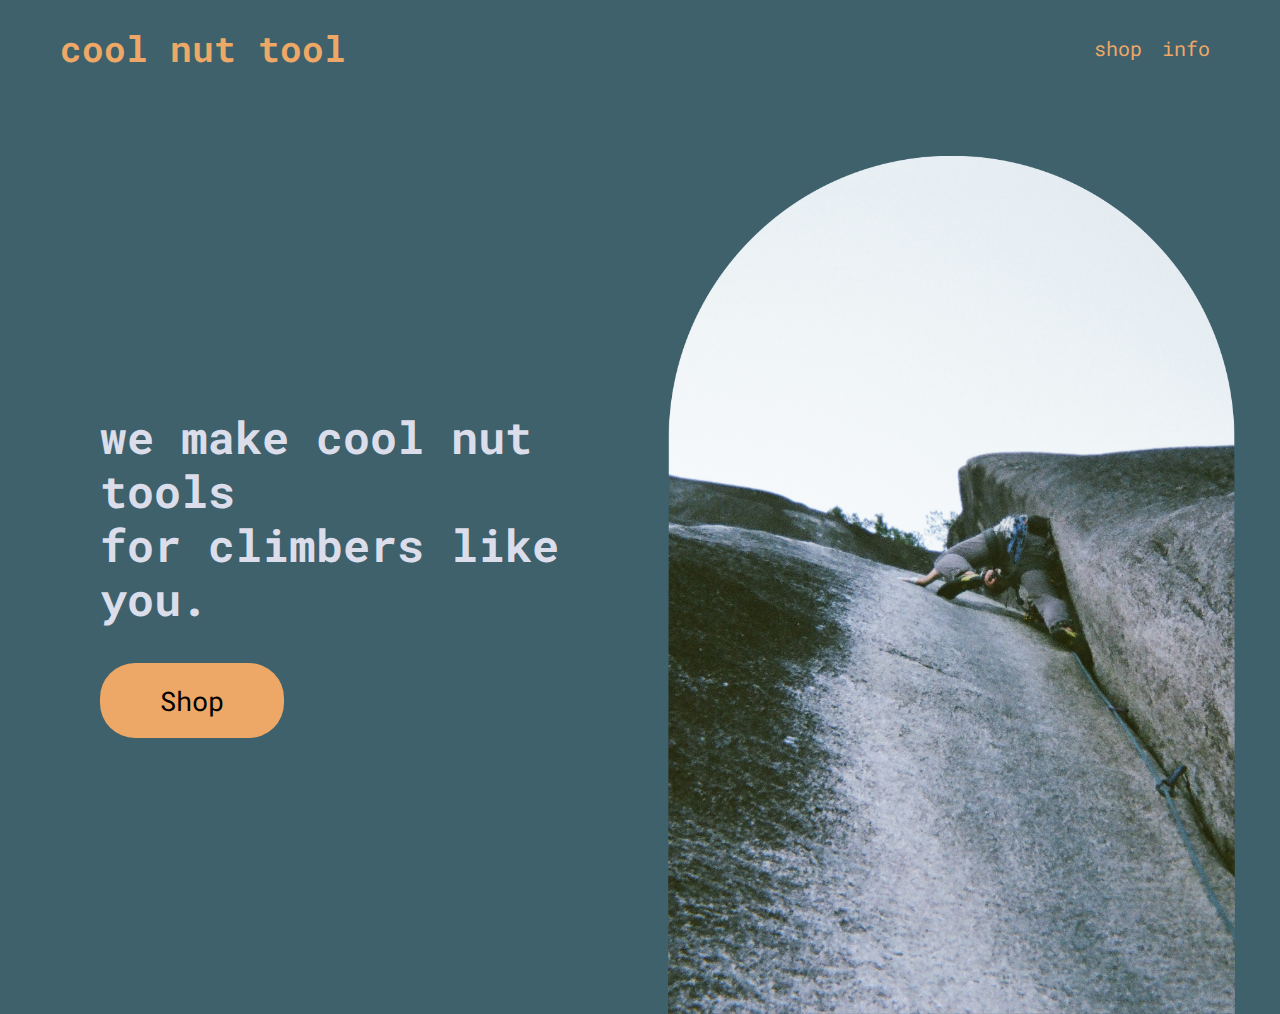
<file: index.html>
<!DOCTYPE html>
<html lang="en">
<head>
    <!-- Google tag (gtag.js) -->
    <script async src="https://www.googletagmanager.com/gtag/js?id=G-TC07WEKM04"></script>
    <script>
        window.dataLayer = window.dataLayer || [];
        function gtag(){dataLayer.push(arguments);}
        gtag('js', new Date());

        gtag('config', 'G-TC07WEKM04');
    </script>
    <meta charset="UTF-8">
    <meta name="viewport" content="width=device-width, initial-scale=1.0">
    <title>Cool Nut Tool</title>
    <link rel="stylesheet" href="styles/main.css">
    <link href="https://fonts.googleapis.com/css2?family=Roboto+Mono:wght@200&display=swap" rel="stylesheet">
</head>
<body>
    <header>
        <div class="header-container">
            <div class="header-title">
                <a href="index.html" class="header-title-link">
                    <h1>cool nut tool</h1>
                </a>
            </div>
            <div class="header-links">
                <ul>
                    <li><a class="header-link" href="pages/shop.html">shop</a></li>
                    <li><a class="header-link" href="pages/about.html">info</a></li>
                </ul>
            </div>
        </div>
    </header>
    <main class="no-margin">
        <div class="content-container">
            <div class="text-and-button">
                <div class="main-text">
                    <h2>we make cool nut tools<br>for climbers like you.</h2>
                </div>
                <a href="pages/shop.html" class="shop-button">Shop</a>
            </div>
            <img src="image/bitmaparch.png" alt="Cool Nut Tool" class="centered-image">
        </div>
    </main>
</body>
</html>
</file>
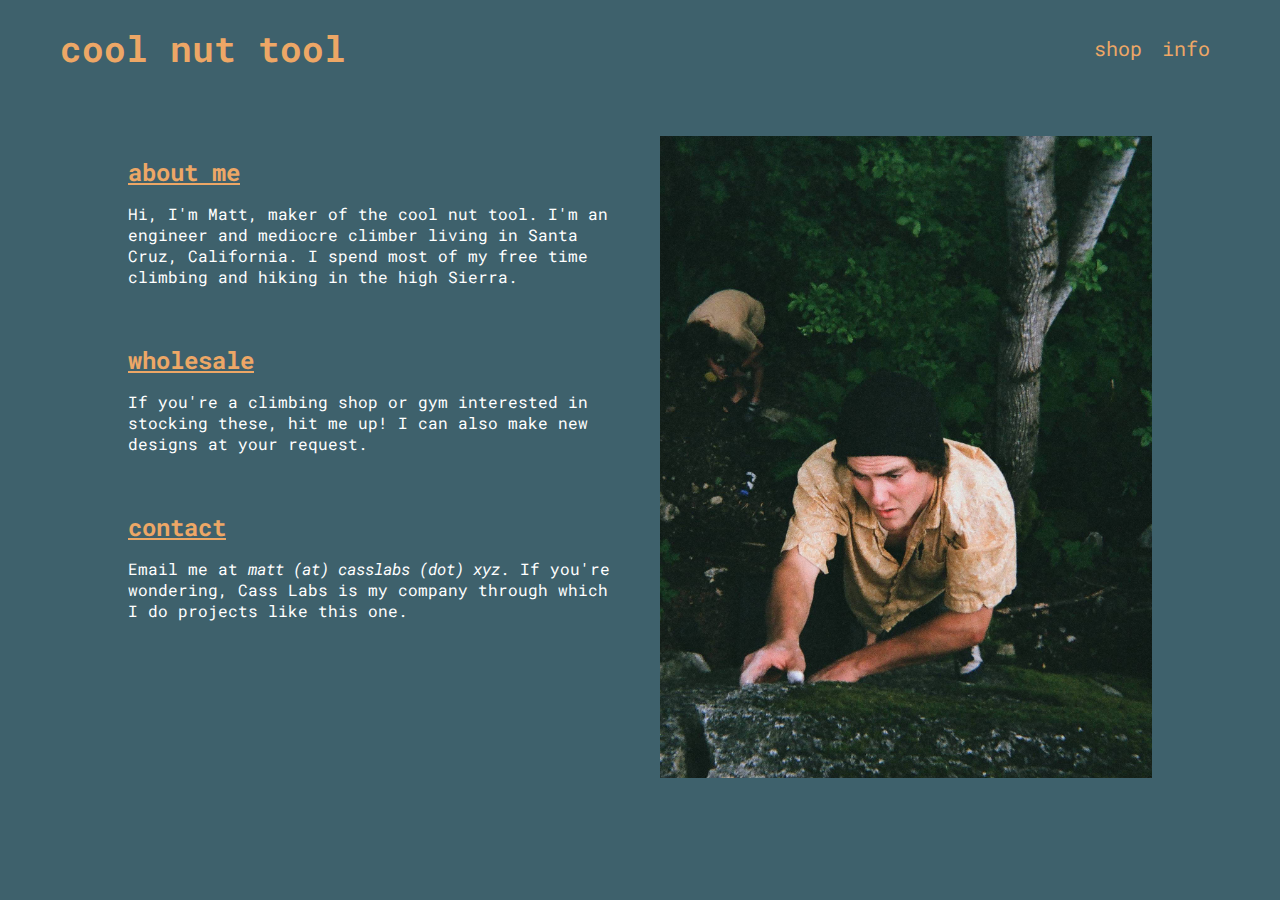
<file: pages/about.html>
<!DOCTYPE html>
<html lang="en">
<head>
    <!-- Google tag (gtag.js) -->
    <script async src="https://www.googletagmanager.com/gtag/js?id=G-TC07WEKM04"></script>
    <script>
        window.dataLayer = window.dataLayer || [];
        function gtag(){dataLayer.push(arguments);}
        gtag('js', new Date());

        gtag('config', 'G-TC07WEKM04');
    </script>
    <meta charset="UTF-8">
    <meta name="viewport" content="width=device-width, initial-scale=1.0">
    <title>Cool Nut Tool - About</title>
    <link rel="stylesheet" href="../styles/main.css">
    <link href="https://fonts.googleapis.com/css2?family=Roboto+Mono:wght@200&display=swap" rel="stylesheet">
</head>
<body>
    <header>
        <div class="header-container">
            <div class="header-title">
                <a href="../index.html" class="header-title-link">
                    <h1>cool nut tool</h1>
                </a>
            </div>
            <div class="header-links">
                <ul>
                    <li><a class="header-link" href="../pages/shop.html">shop</a></li>
                    <li><a class="header-link" href="../pages/about.html">info</a></li>
                </ul>
            </div>
        </div>
    </header>
    <main class="no-margin">
        <div class="content-container about-container">
            <div class="about-text">
                <h2 class="about-title">about me</h2>
                <p class="product-details">Hi, I'm Matt, maker of the cool nut tool. I'm an engineer and mediocre climber living in Santa Cruz, California. I spend most of my free time climbing and hiking in the high Sierra.</p>
                <br>

                <h2 class="about-title">wholesale</h2>
                <p class="product-details">If you're a climbing shop or gym interested in stocking these, hit me up! I can also make new designs at your request.</p>
                <br>

                <h2 class="about-title">contact</h2>
                <p class="product-details">Email me at <i>matt (at) casslabs (dot) xyz</i>. If you're wondering, Cass Labs is my company through which I do projects like this one.</p>
            </div>
            <div class="about-image">
                <img src="../image/about_image.jpg" alt="About Cool Nut Tool">
            </div>
        </div>
    </main>
</body>
</html>
</file>
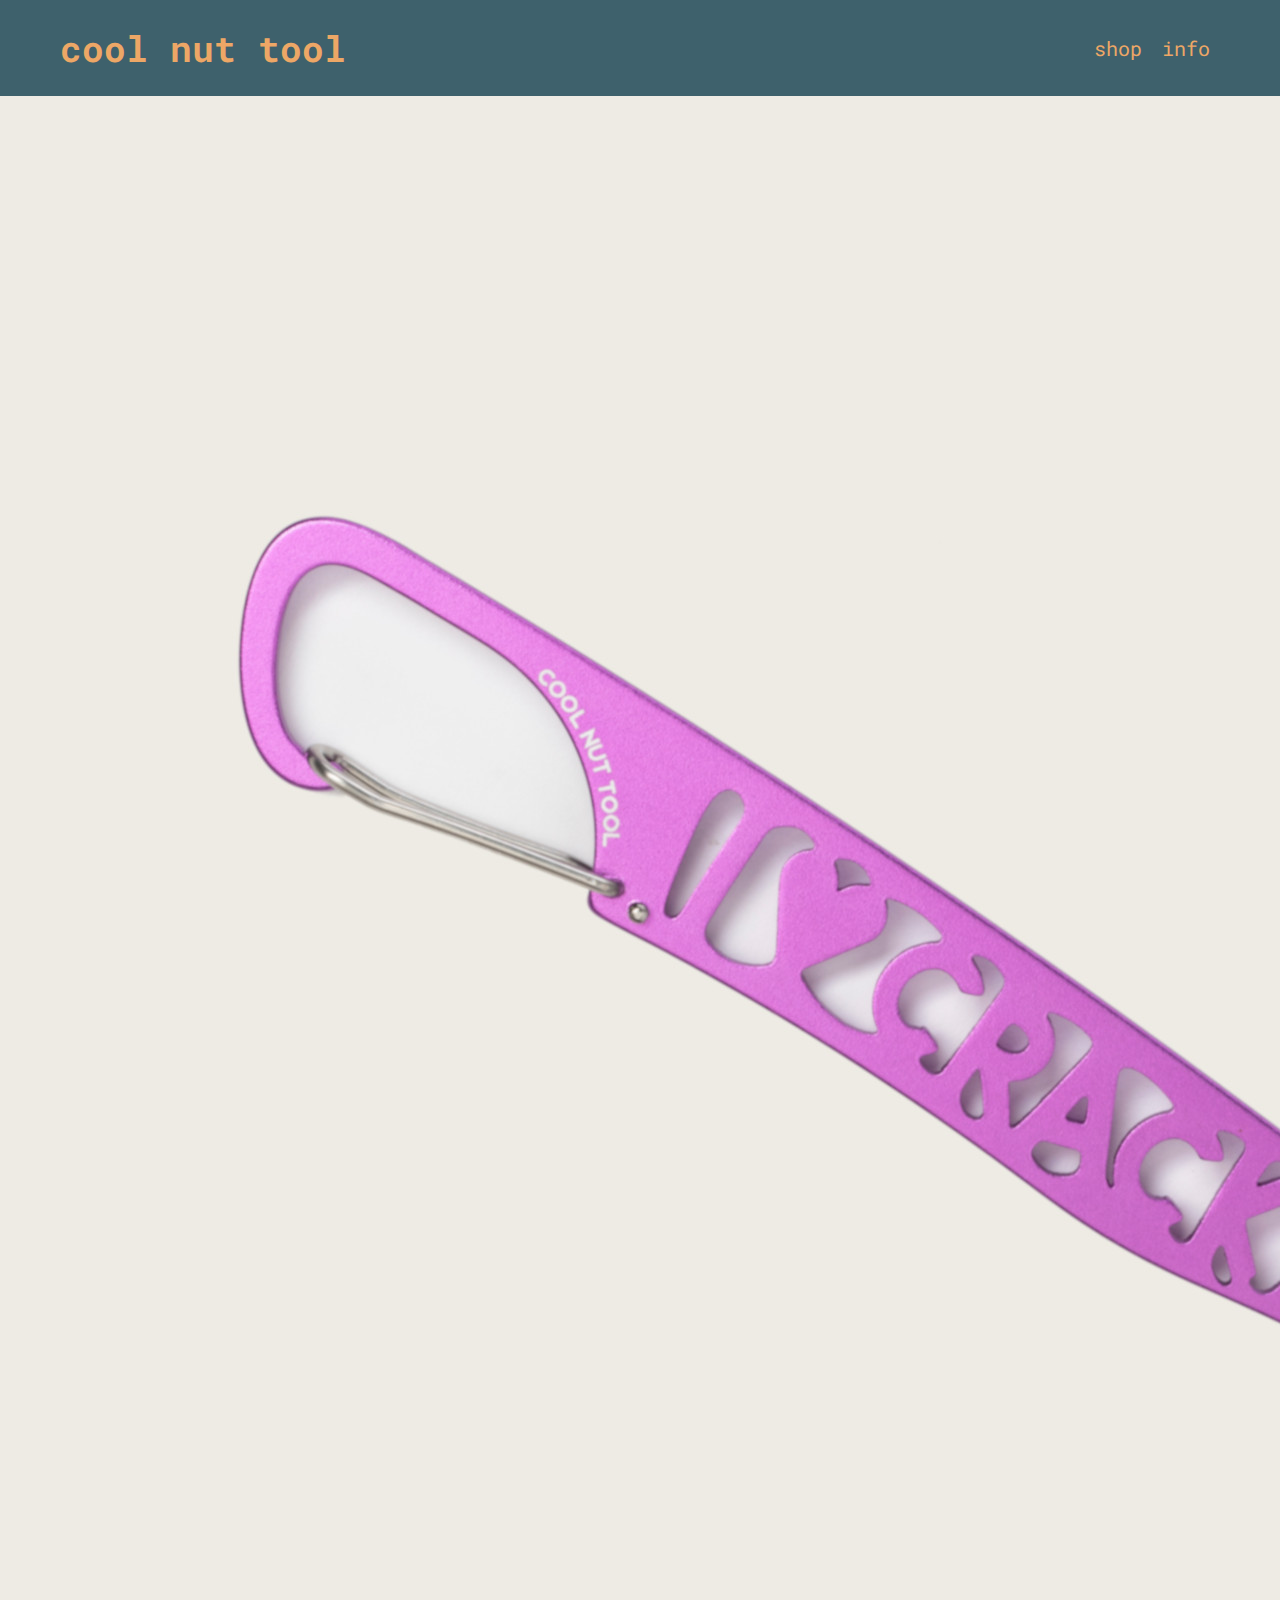
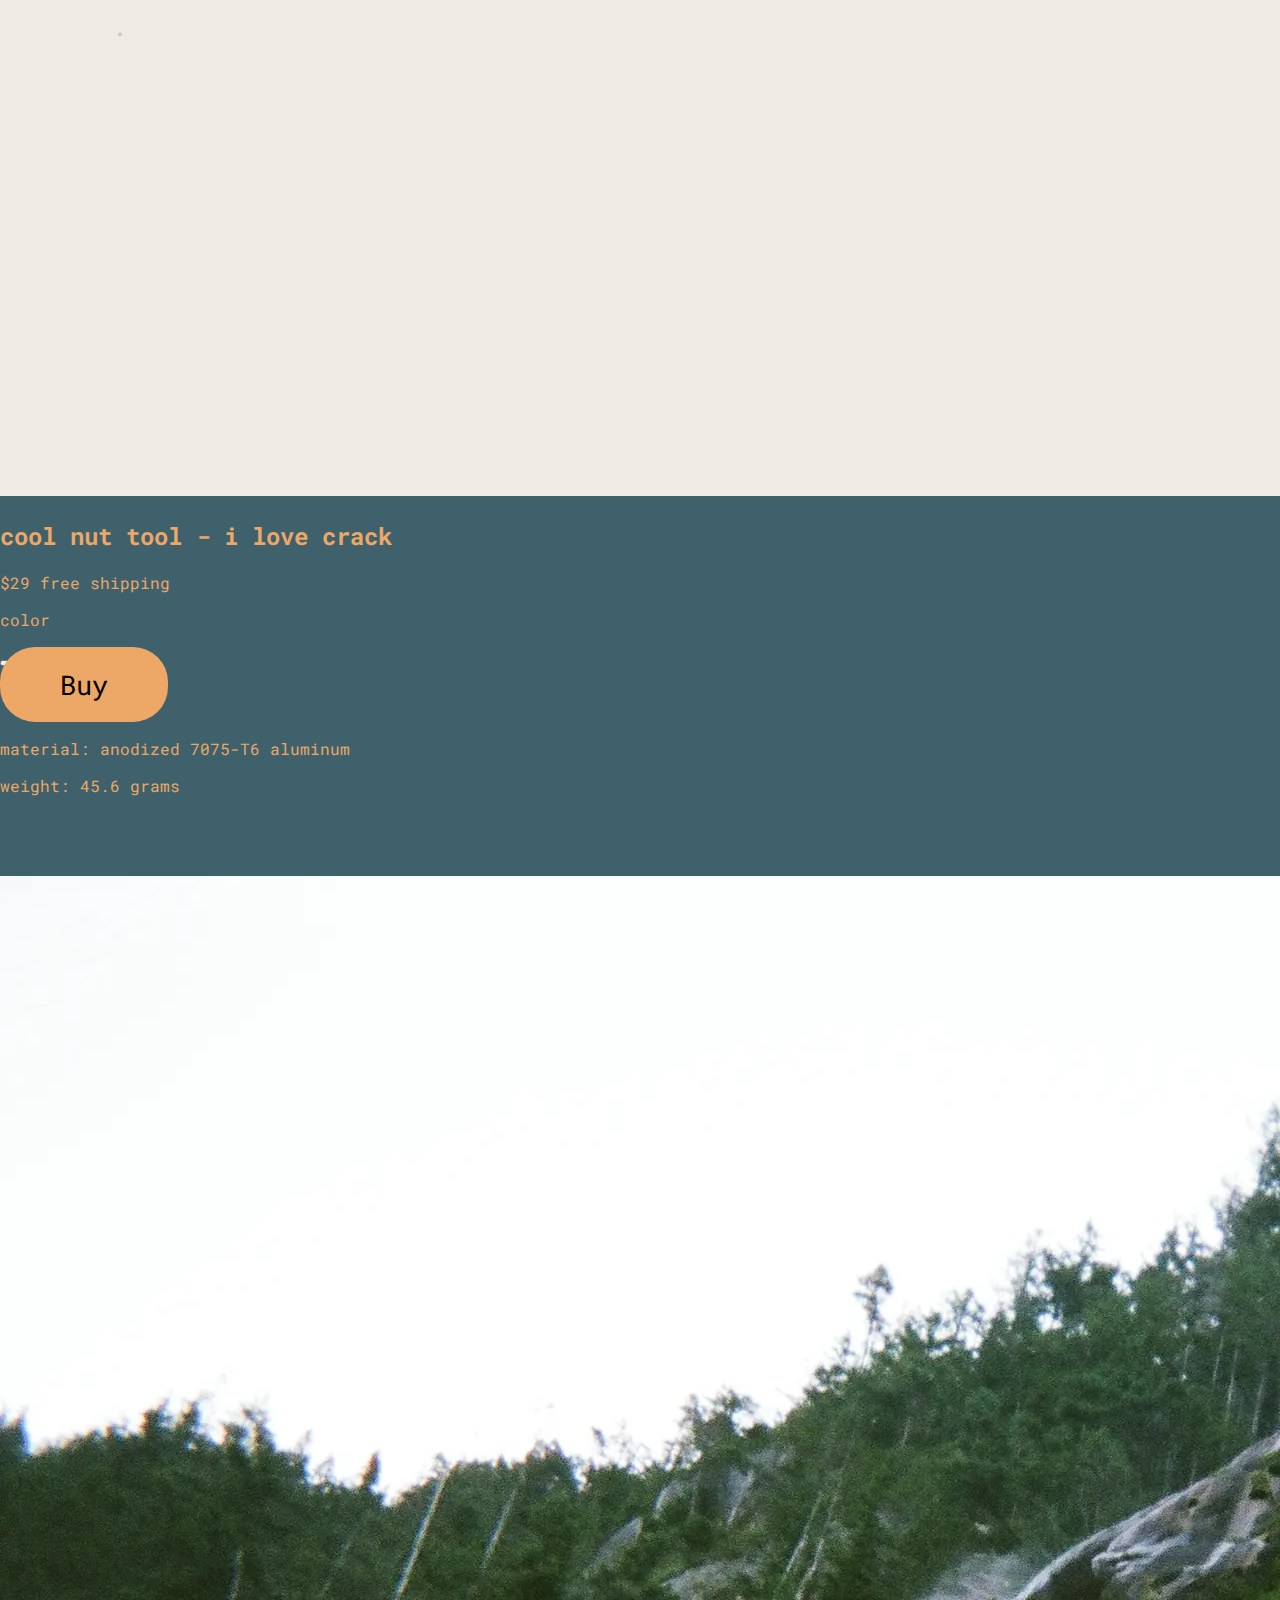
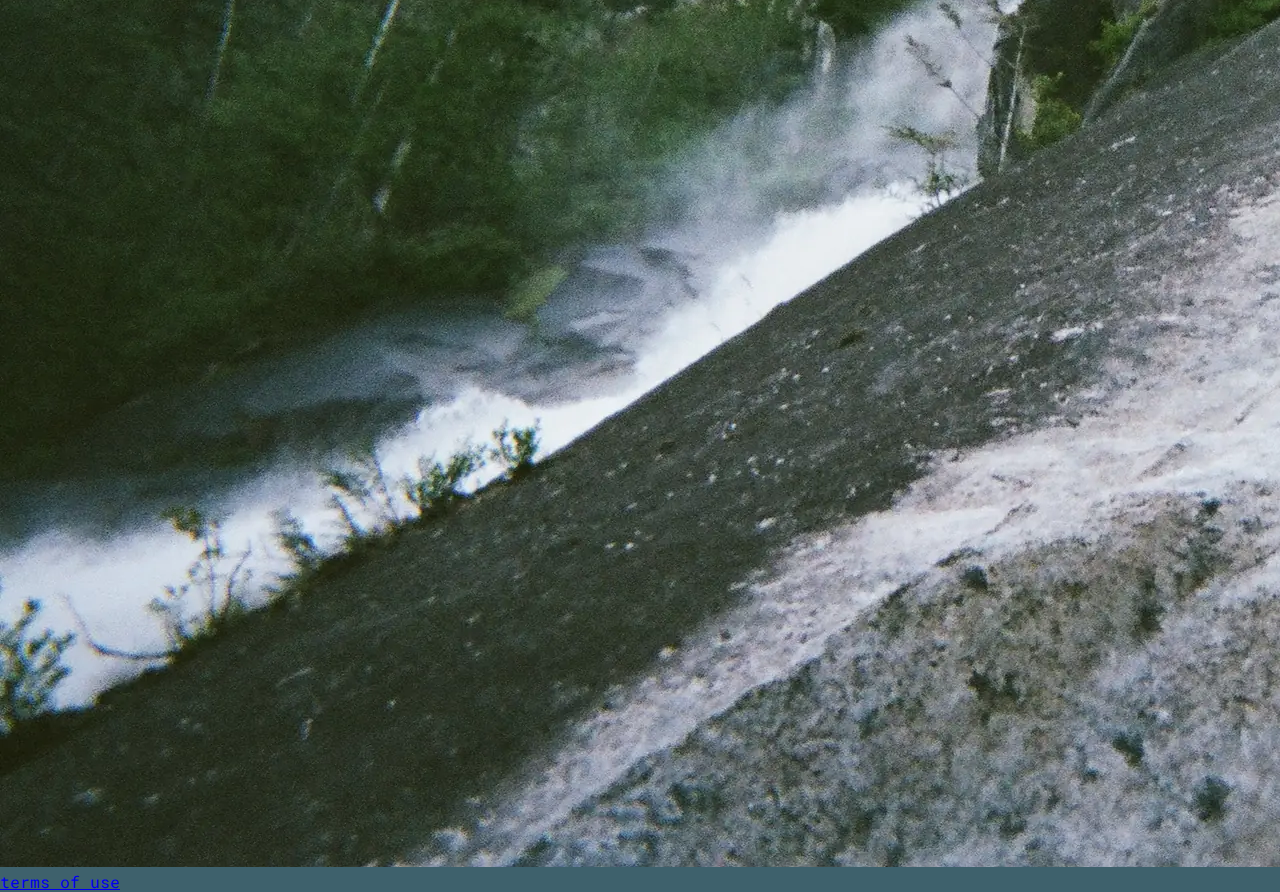
<file: pages/product_crack.html>
<!DOCTYPE html>
<html lang="en">
<head>
    <!-- Google tag (gtag.js) -->
    <script async src="https://www.googletagmanager.com/gtag/js?id=G-TC07WEKM04"></script>
    <script>
        window.dataLayer = window.dataLayer || [];
        function gtag(){dataLayer.push(arguments);}
        gtag('js', new Date());

        gtag('config', 'G-TC07WEKM04');
    </script>
    <meta charset="UTF-8">
    <meta name="viewport" content="width=device-width, initial-scale=1.0">
    <title>Cool Nut Tool - I Love Crack</title>
    <link rel="stylesheet" href="../styles/main.css">
    <link href="https://fonts.googleapis.com/css2?family=Roboto+Mono:wght@200&display=swap" rel="stylesheet">
</head>
<body>
    <header>
        <div class="header-container">
            <div class="header-title">
                <a href="../index.html" class="header-title-link">
                    <h1>cool nut tool</h1>
                </a>
            </div>
            <div class="header-links">
                <ul>
                    <li><a class="header-link" href="../pages/shop.html">shop</a></li>
                    <li><a class="header-link" href="../pages/about.html">info</a></li>
                </ul>
            </div>
        </div>
    </header>
    <main class="no-margin">
        <div class="product-detail">
            <div class="product-detail-image">
                <img src="../image/product/crack_p_edebe4.jpeg" alt="I Love Crack Nut Tool">
            </div>
            <div class="product-detail-info">
                <h2 class="product-detail-name">cool nut tool - i love crack</h2>
                <p class="product-detail-price">$29 <span class="shipping-note">free shipping</span></p>
                <p class="swatch-label">color</p>
                <div class="swatches">
                    <button class="swatch is-selected" style="--swatch: #B13CAD" data-variant="p_edebe4" data-href="https://buy.stripe.com/bJe28s0wjgH90jtdTO3gk0b" aria-label="Purple"></button>
                    <button class="swatch" style="--swatch: #C5A44E" data-variant="g_ebede4" data-href="https://buy.stripe.com/dRm14o92P8aD3vFbLG3gk0c" aria-label="Gold"></button>
                </div>
                <a href="https://buy.stripe.com/bJe28s0wjgH90jtdTO3gk0b" class="shop-button product-buy-btn">Buy</a>
                <div class="product-detail-specs">
                    <p class="product-detail-spec">material: anodized 7075-T6 aluminum</p>
                    <p class="product-detail-spec">weight: 45.6 grams</p>
                </div>
            </div>
        </div>
        <div class="shop-banner" style="margin-top: 80px;">
            <img src="../image/img_web/457974_0009.webp" alt="">
        </div>
    </main>
    <footer>
        <a href="terms.html" class="footer-link">terms of use</a>
    </footer>

    <script>
    document.querySelectorAll('.swatch').forEach(btn => {
        btn.addEventListener('click', () => {
            const detail = btn.closest('.product-detail');
            const img = detail.querySelector('.product-detail-image img');
            const buyBtn = detail.querySelector('.product-buy-btn');
            const variant = btn.dataset.variant;
            img.src = img.src.replace(/_[pg]_[a-f0-9]+\.jpeg/, `_${variant}.jpeg`);
            buyBtn.href = btn.dataset.href;
            detail.querySelectorAll('.swatch').forEach(s => s.classList.remove('is-selected'));
            btn.classList.add('is-selected');
        });
    });

    const params = new URLSearchParams(window.location.search);
    const color = params.get('color');
    if (color === 'g') {
        const goldSwatch = document.querySelector('.swatch[data-variant^="g"]');
        if (goldSwatch) goldSwatch.click();
    }
    </script>
</body>
</html>
</file>
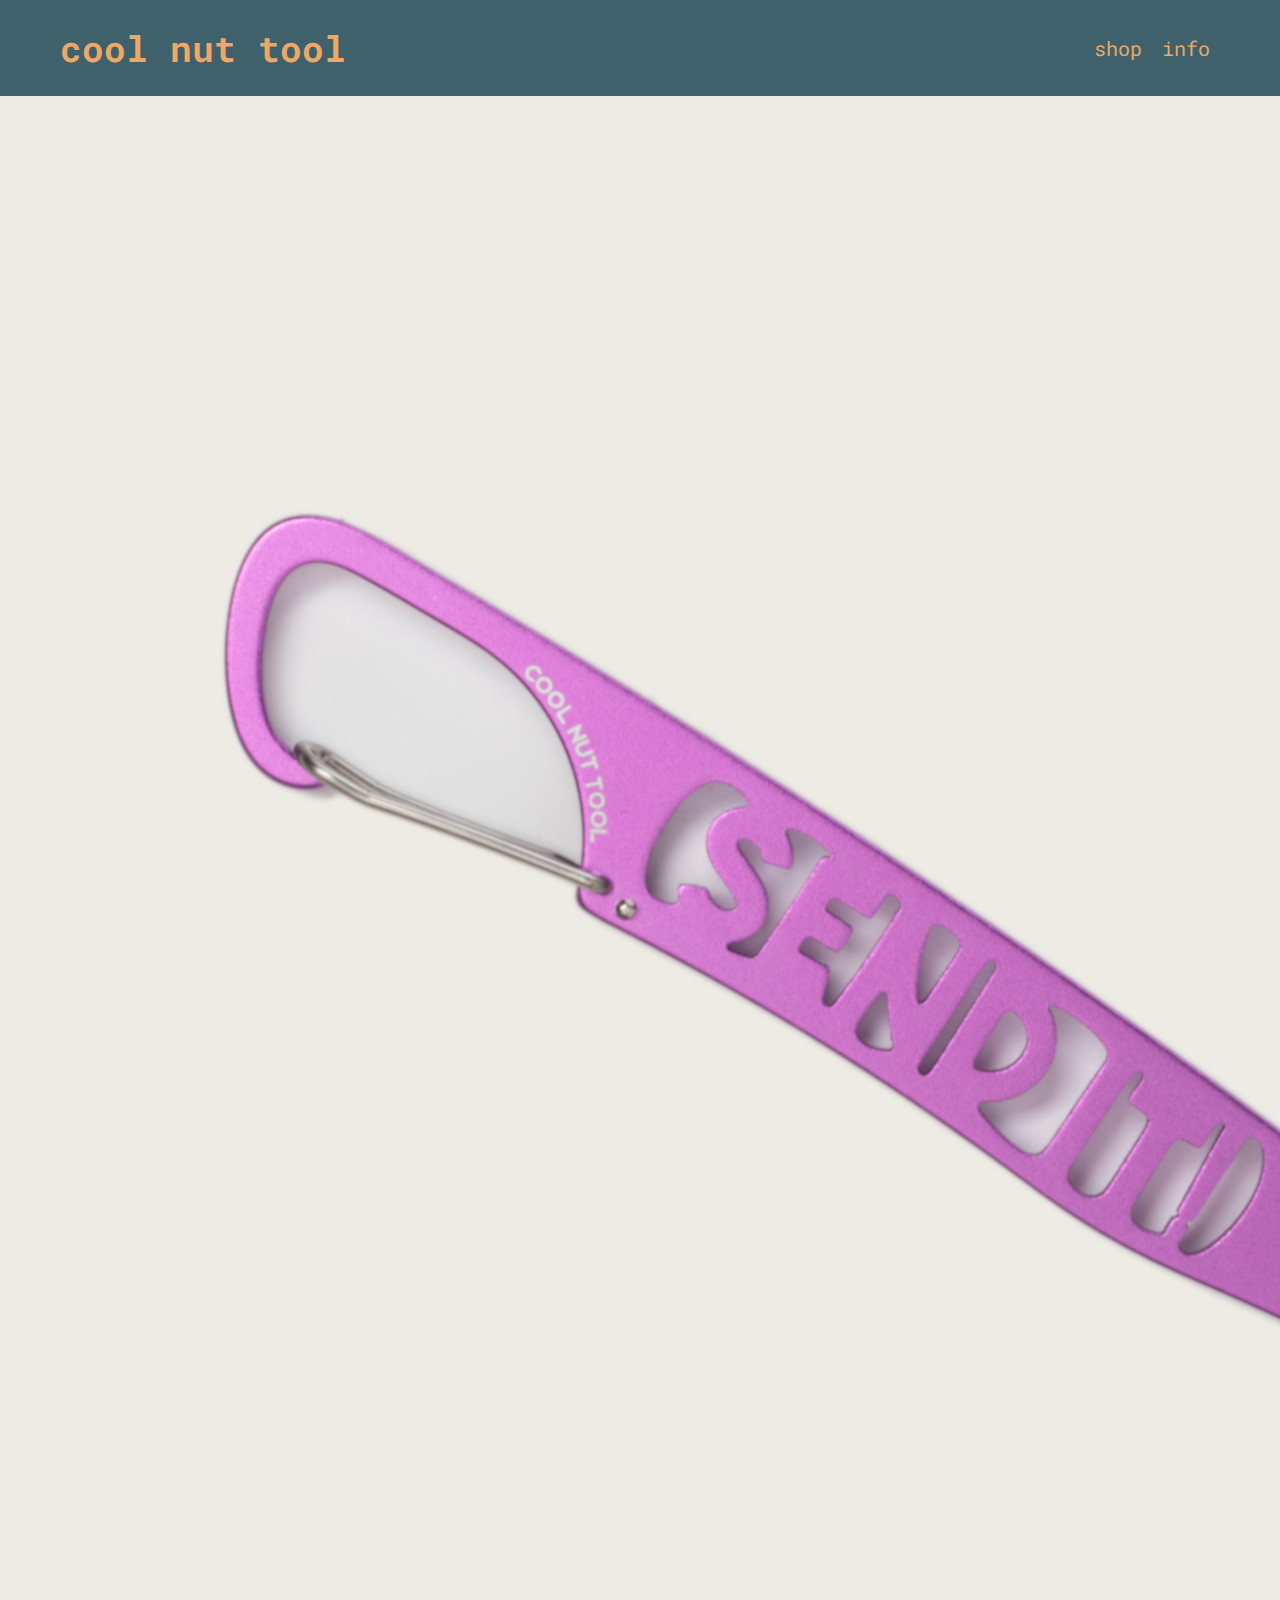
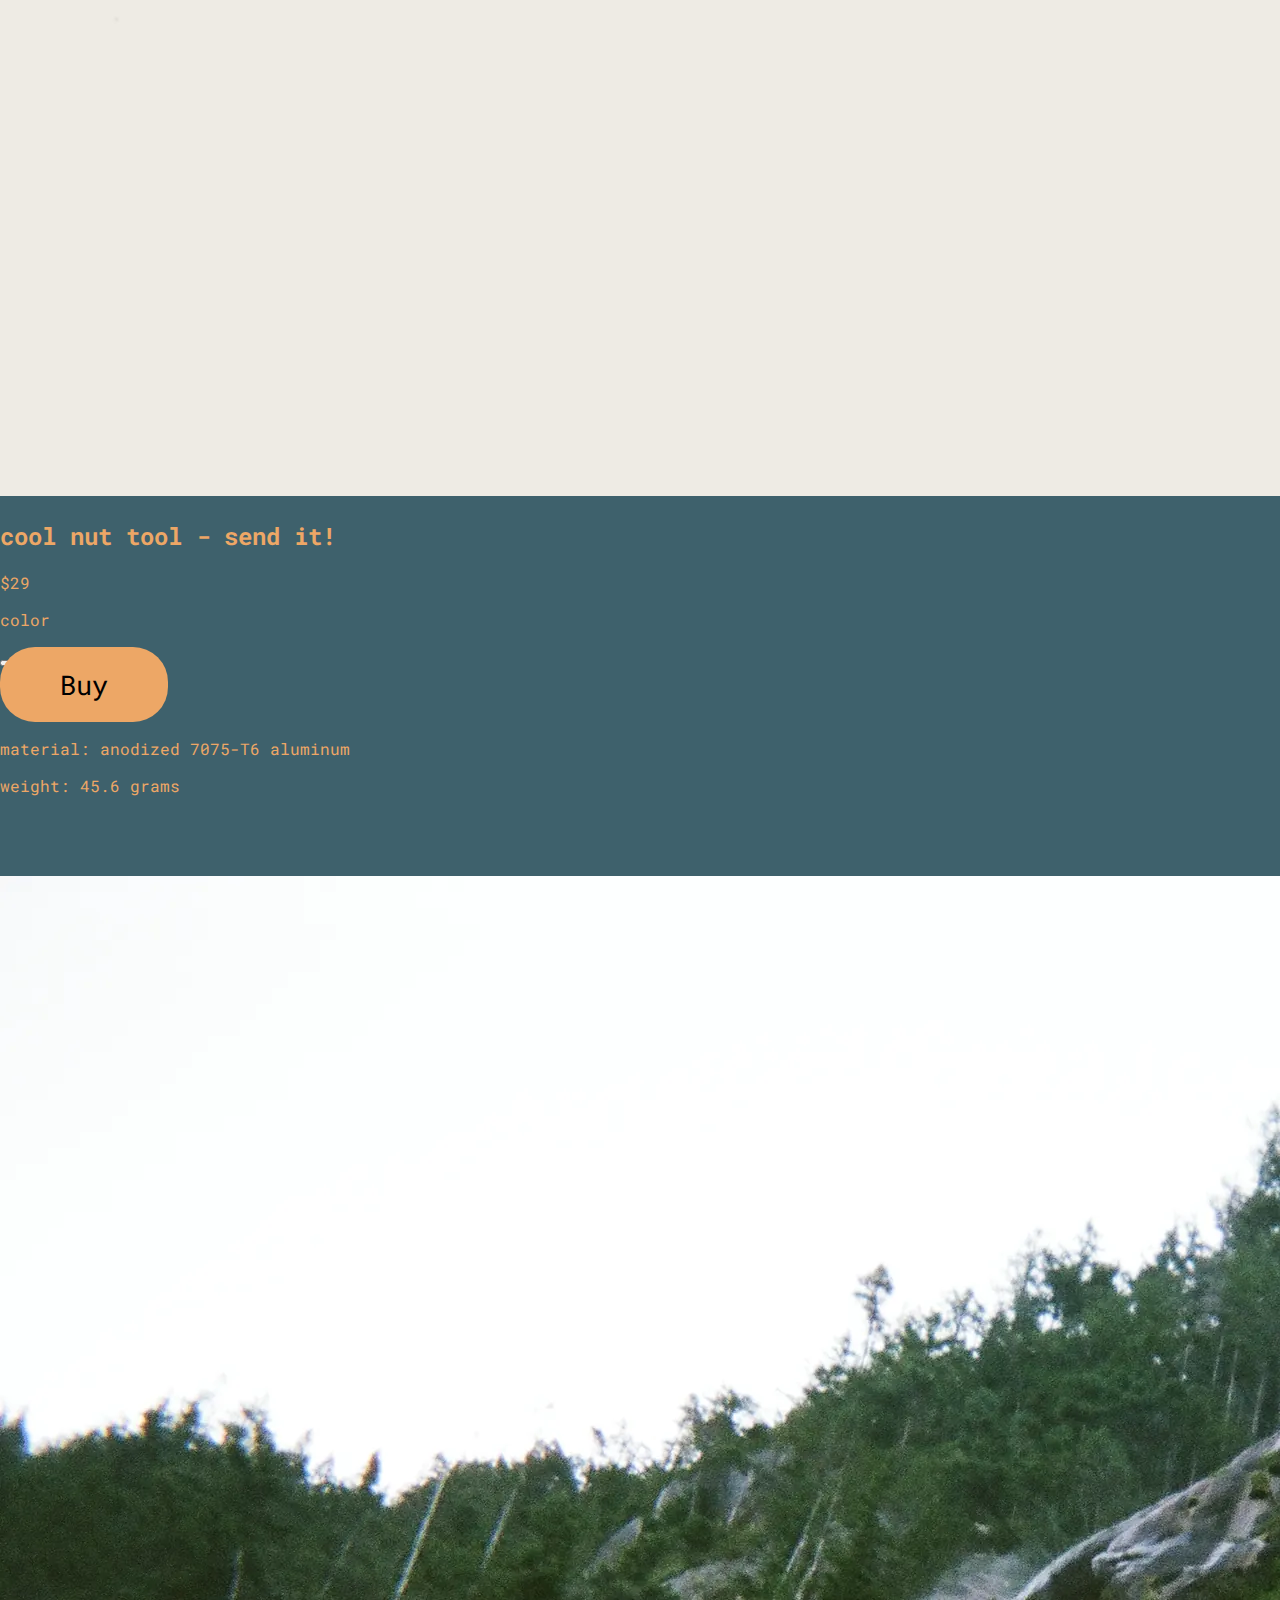
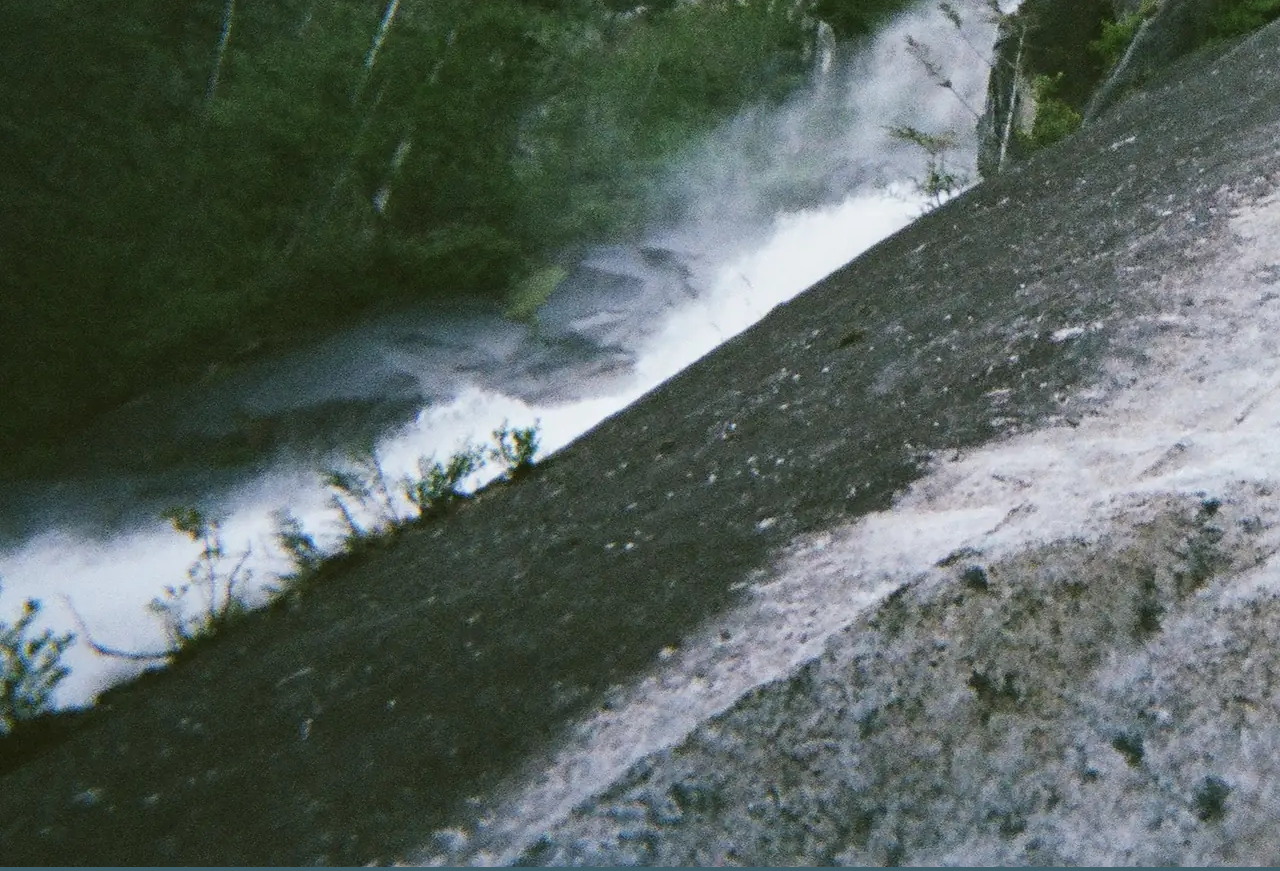
<file: pages/product_send_it.html>
<!DOCTYPE html>
<html lang="en">
<head>
    <!-- Google tag (gtag.js) -->
    <script async src="https://www.googletagmanager.com/gtag/js?id=G-TC07WEKM04"></script>
    <script>
        window.dataLayer = window.dataLayer || [];
        function gtag(){dataLayer.push(arguments);}
        gtag('js', new Date());

        gtag('config', 'G-TC07WEKM04');
    </script>
    <meta charset="UTF-8">
    <meta name="viewport" content="width=device-width, initial-scale=1.0">
    <title>Cool Nut Tool - Send It!</title>
    <link rel="stylesheet" href="../styles/main.css">
    <link href="https://fonts.googleapis.com/css2?family=Roboto+Mono:wght@200&display=swap" rel="stylesheet">
</head>
<body>
    <header>
        <div class="header-container">
            <div class="header-title">
                <a href="../index.html" class="header-title-link">
                    <h1>cool nut tool</h1>
                </a>
            </div>
            <div class="header-links">
                <ul>
                    <li><a class="header-link" href="../pages/shop.html">shop</a></li>
                    <li><a class="header-link" href="../pages/about.html">info</a></li>
                </ul>
            </div>
        </div>
    </header>
    <main class="no-margin">
        <div class="product-detail">
            <div class="product-detail-image">
                <img src="../image/product/send_it_p_edebe4.jpeg" alt="Send It Nut Tool">
            </div>
            <div class="product-detail-info">
                <h2 class="product-detail-name">cool nut tool - send it!</h2>
                <p class="product-detail-price">$29</p>
                <p class="swatch-label">color</p>
                <div class="swatches">
                    <button class="swatch is-selected" style="--swatch: #B13CAD" data-variant="p_edebe4" data-href="https://buy.stripe.com/dRmdRa5QDcqT4zJdTO3gk0f" aria-label="Purple"></button>
                    <button class="swatch" style="--swatch: #C5A44E" data-variant="g_edebe4" data-href="https://buy.stripe.com/3cI14o3IvduX8PZeXS3gk0g" aria-label="Gold"></button>
                </div>
                <a href="https://buy.stripe.com/dRmdRa5QDcqT4zJdTO3gk0f" class="shop-button product-buy-btn">Buy</a>
                <div class="product-detail-specs">
                    <p class="product-detail-spec">material: anodized 7075-T6 aluminum</p>
                    <p class="product-detail-spec">weight: 45.6 grams</p>
                </div>
            </div>
        </div>
        <div class="shop-banner" style="margin-top: 80px;">
            <img src="../image/img_web/457974_0009.webp" alt="">
        </div>
    </main>
    <footer></footer>

    <script>
    document.querySelectorAll('.swatch').forEach(btn => {
        btn.addEventListener('click', () => {
            const detail = btn.closest('.product-detail');
            const img = detail.querySelector('.product-detail-image img');
            const buyBtn = detail.querySelector('.product-buy-btn');
            const variant = btn.dataset.variant;
            img.src = img.src.replace(/_[pg]_[a-f0-9]+\.jpeg/, `_${variant}.jpeg`);
            buyBtn.href = btn.dataset.href;
            detail.querySelectorAll('.swatch').forEach(s => s.classList.remove('is-selected'));
            btn.classList.add('is-selected');
        });
    });
    </script>
</body>
</html>
</file>
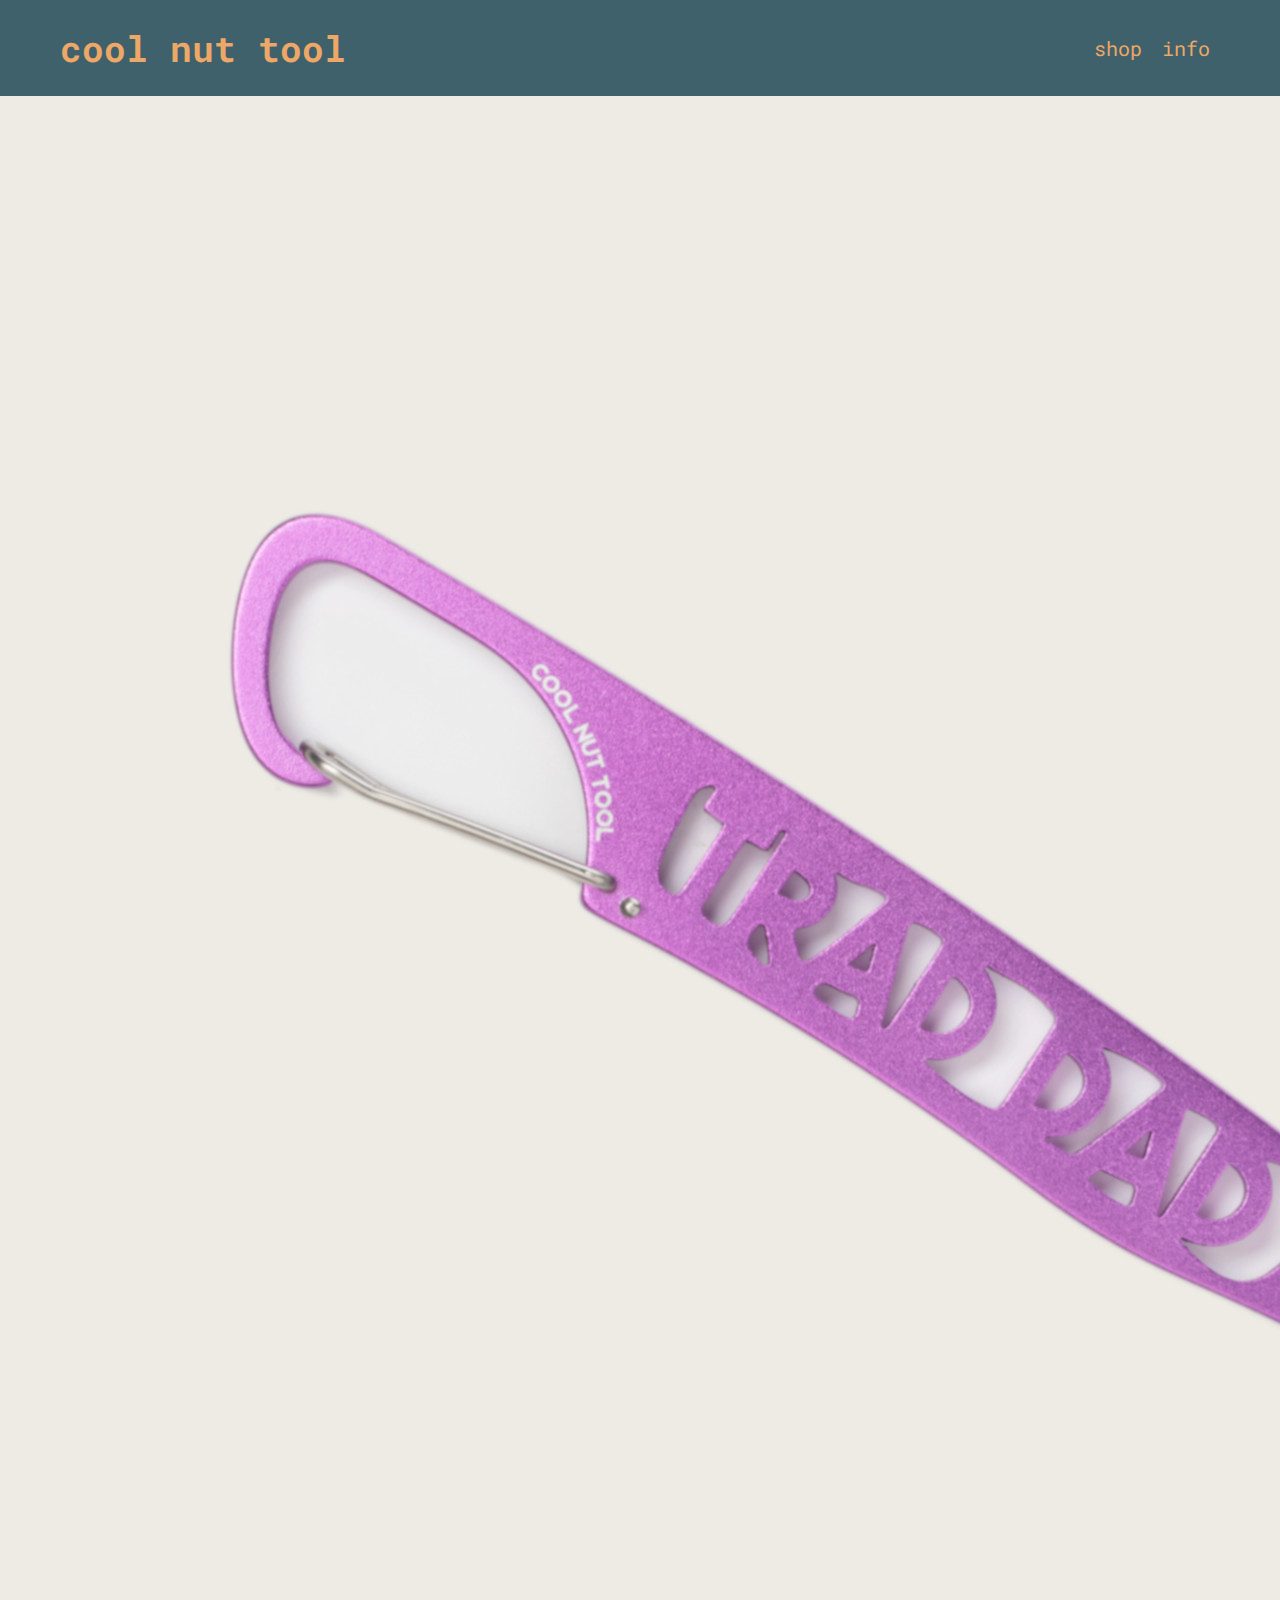
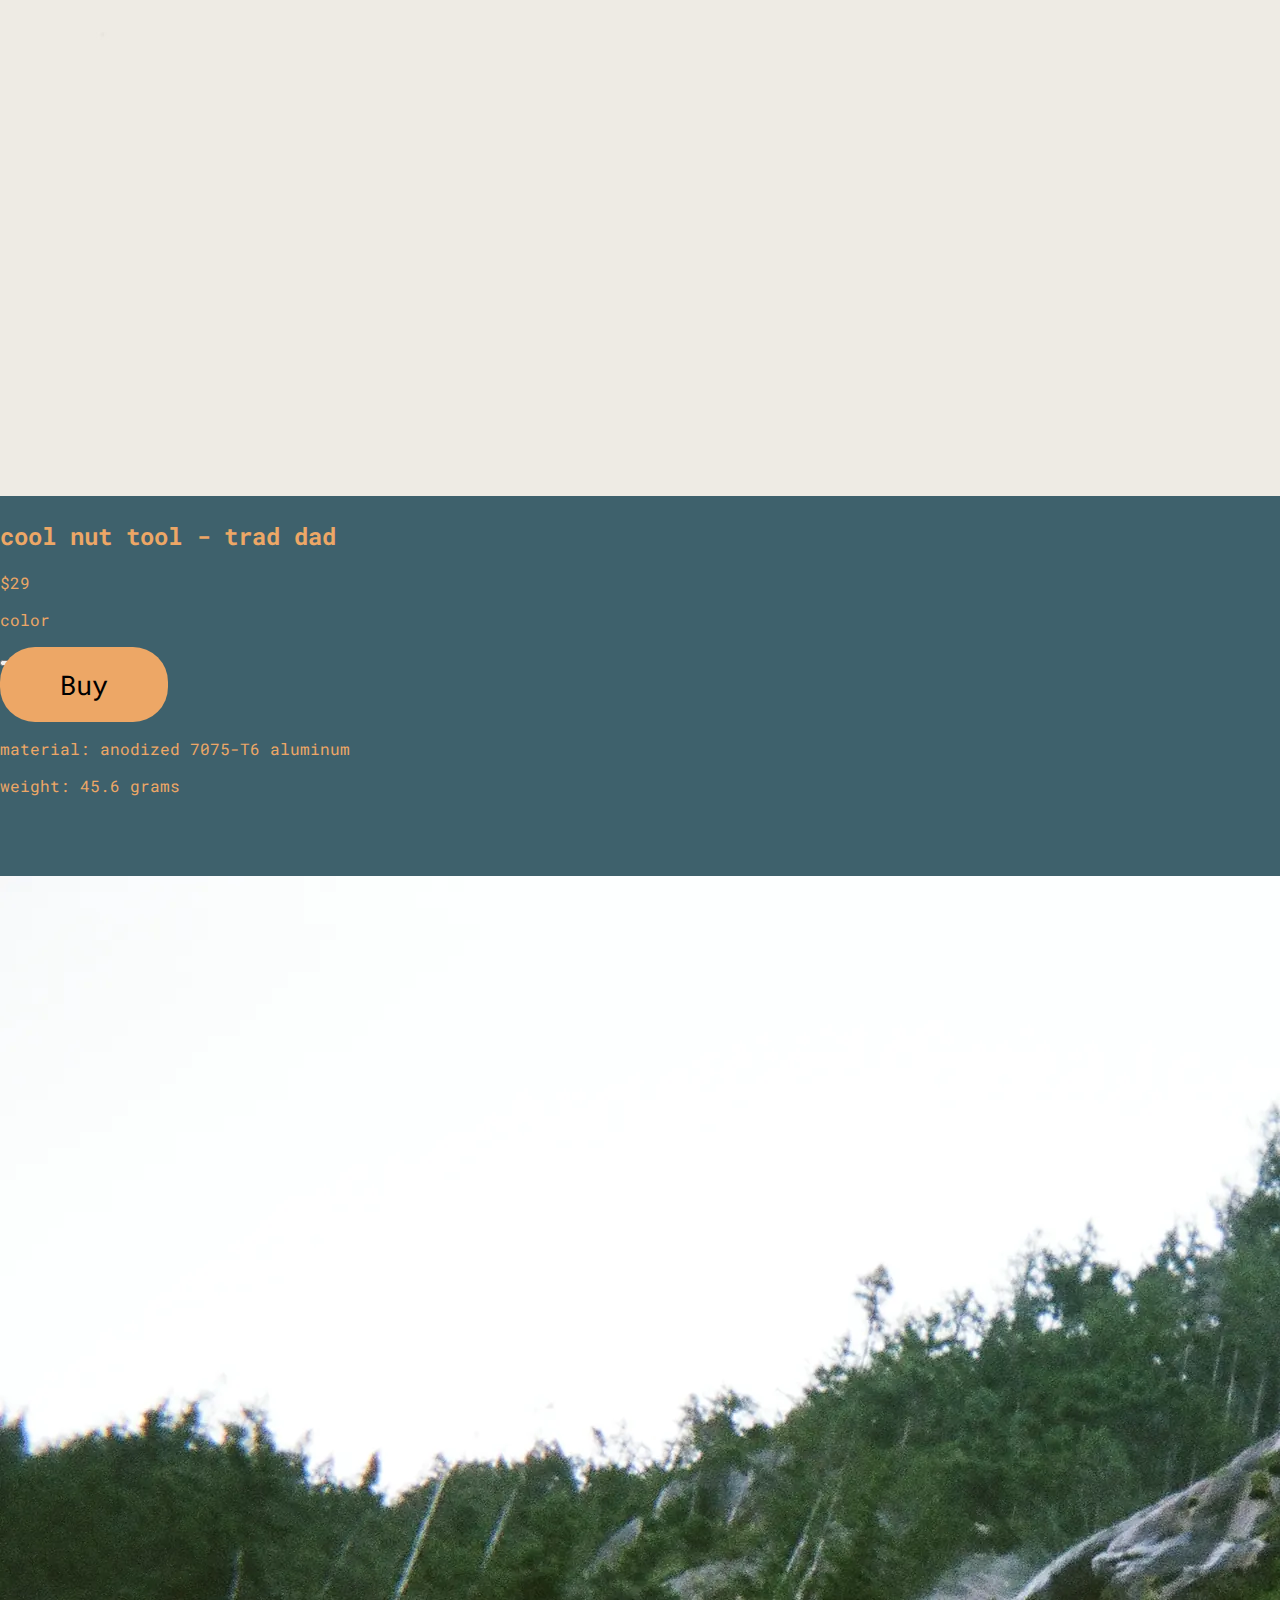
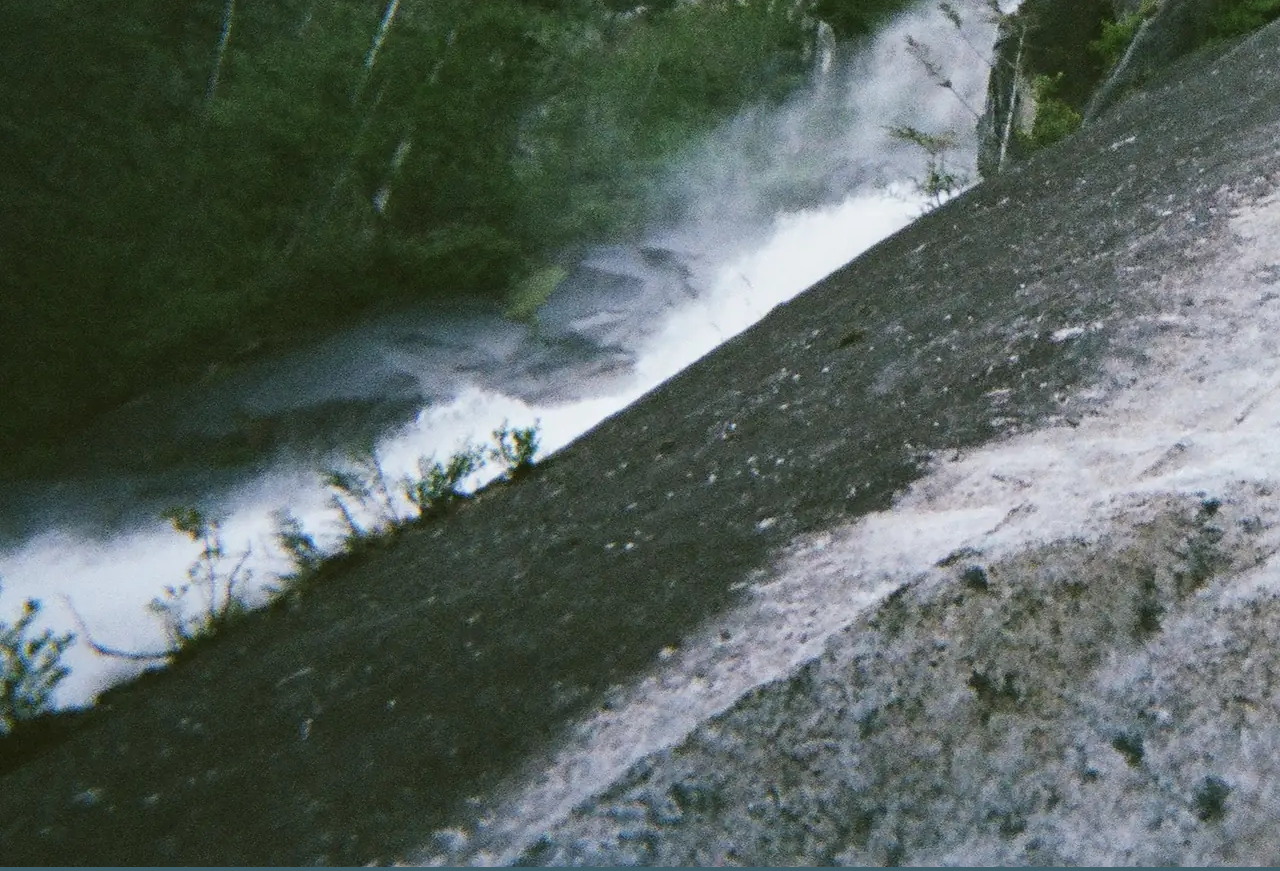
<file: pages/product_trad_dad.html>
<!DOCTYPE html>
<html lang="en">
<head>
    <!-- Google tag (gtag.js) -->
    <script async src="https://www.googletagmanager.com/gtag/js?id=G-TC07WEKM04"></script>
    <script>
        window.dataLayer = window.dataLayer || [];
        function gtag(){dataLayer.push(arguments);}
        gtag('js', new Date());

        gtag('config', 'G-TC07WEKM04');
    </script>
    <meta charset="UTF-8">
    <meta name="viewport" content="width=device-width, initial-scale=1.0">
    <title>Cool Nut Tool - Trad Dad</title>
    <link rel="stylesheet" href="../styles/main.css">
    <link href="https://fonts.googleapis.com/css2?family=Roboto+Mono:wght@200&display=swap" rel="stylesheet">
</head>
<body>
    <header>
        <div class="header-container">
            <div class="header-title">
                <a href="../index.html" class="header-title-link">
                    <h1>cool nut tool</h1>
                </a>
            </div>
            <div class="header-links">
                <ul>
                    <li><a class="header-link" href="../pages/shop.html">shop</a></li>
                    <li><a class="header-link" href="../pages/about.html">info</a></li>
                </ul>
            </div>
        </div>
    </header>
    <main class="no-margin">
        <div class="product-detail">
            <div class="product-detail-image">
                <img src="../image/product/trad_dad_p_edebe4.jpeg" alt="Trad Dad Nut Tool">
            </div>
            <div class="product-detail-info">
                <h2 class="product-detail-name">cool nut tool - trad dad</h2>
                <p class="product-detail-price">$29</p>
                <p class="swatch-label">color</p>
                <div class="swatches">
                    <button class="swatch is-selected" style="--swatch: #B13CAD" data-variant="p_edebe4" data-href="https://buy.stripe.com/28E9AU92PgH9c2b8zu3gk0d" aria-label="Purple"></button>
                    <button class="swatch" style="--swatch: #C5A44E" data-variant="g_edebe4" data-href="https://buy.stripe.com/aFabJ2cf10IbfenaHC3gk0e" aria-label="Gold"></button>
                </div>
                <a href="https://buy.stripe.com/28E9AU92PgH9c2b8zu3gk0d" class="shop-button product-buy-btn">Buy</a>
                <div class="product-detail-specs">
                    <p class="product-detail-spec">material: anodized 7075-T6 aluminum</p>
                    <p class="product-detail-spec">weight: 45.6 grams</p>
                </div>
            </div>
        </div>
        <div class="shop-banner" style="margin-top: 80px;">
            <img src="../image/img_web/457974_0009.webp" alt="">
        </div>
    </main>
    <footer></footer>

    <script>
    document.querySelectorAll('.swatch').forEach(btn => {
        btn.addEventListener('click', () => {
            const detail = btn.closest('.product-detail');
            const img = detail.querySelector('.product-detail-image img');
            const buyBtn = detail.querySelector('.product-buy-btn');
            const variant = btn.dataset.variant;
            img.src = img.src.replace(/_[pg]_[a-f0-9]+\.jpeg/, `_${variant}.jpeg`);
            buyBtn.href = btn.dataset.href;
            detail.querySelectorAll('.swatch').forEach(s => s.classList.remove('is-selected'));
            btn.classList.add('is-selected');
        });
    });
    </script>
</body>
</html>
</file>
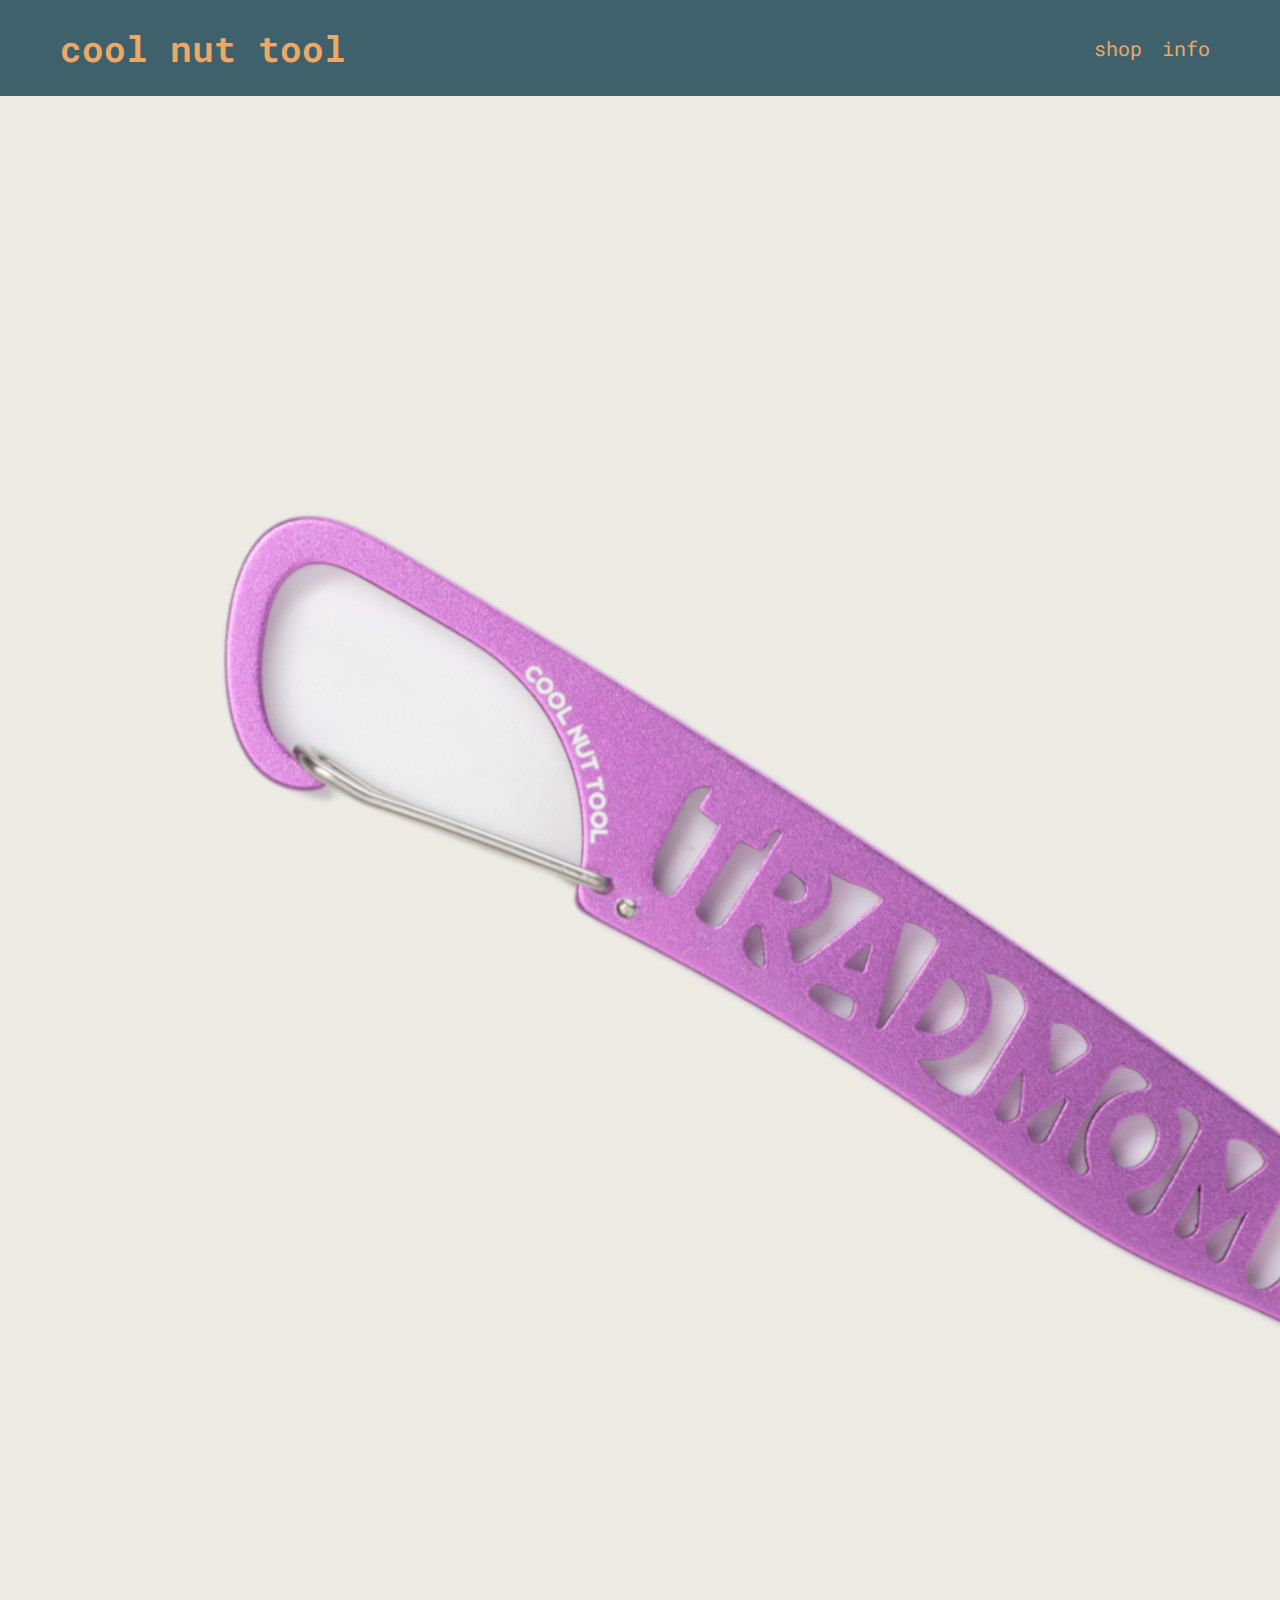
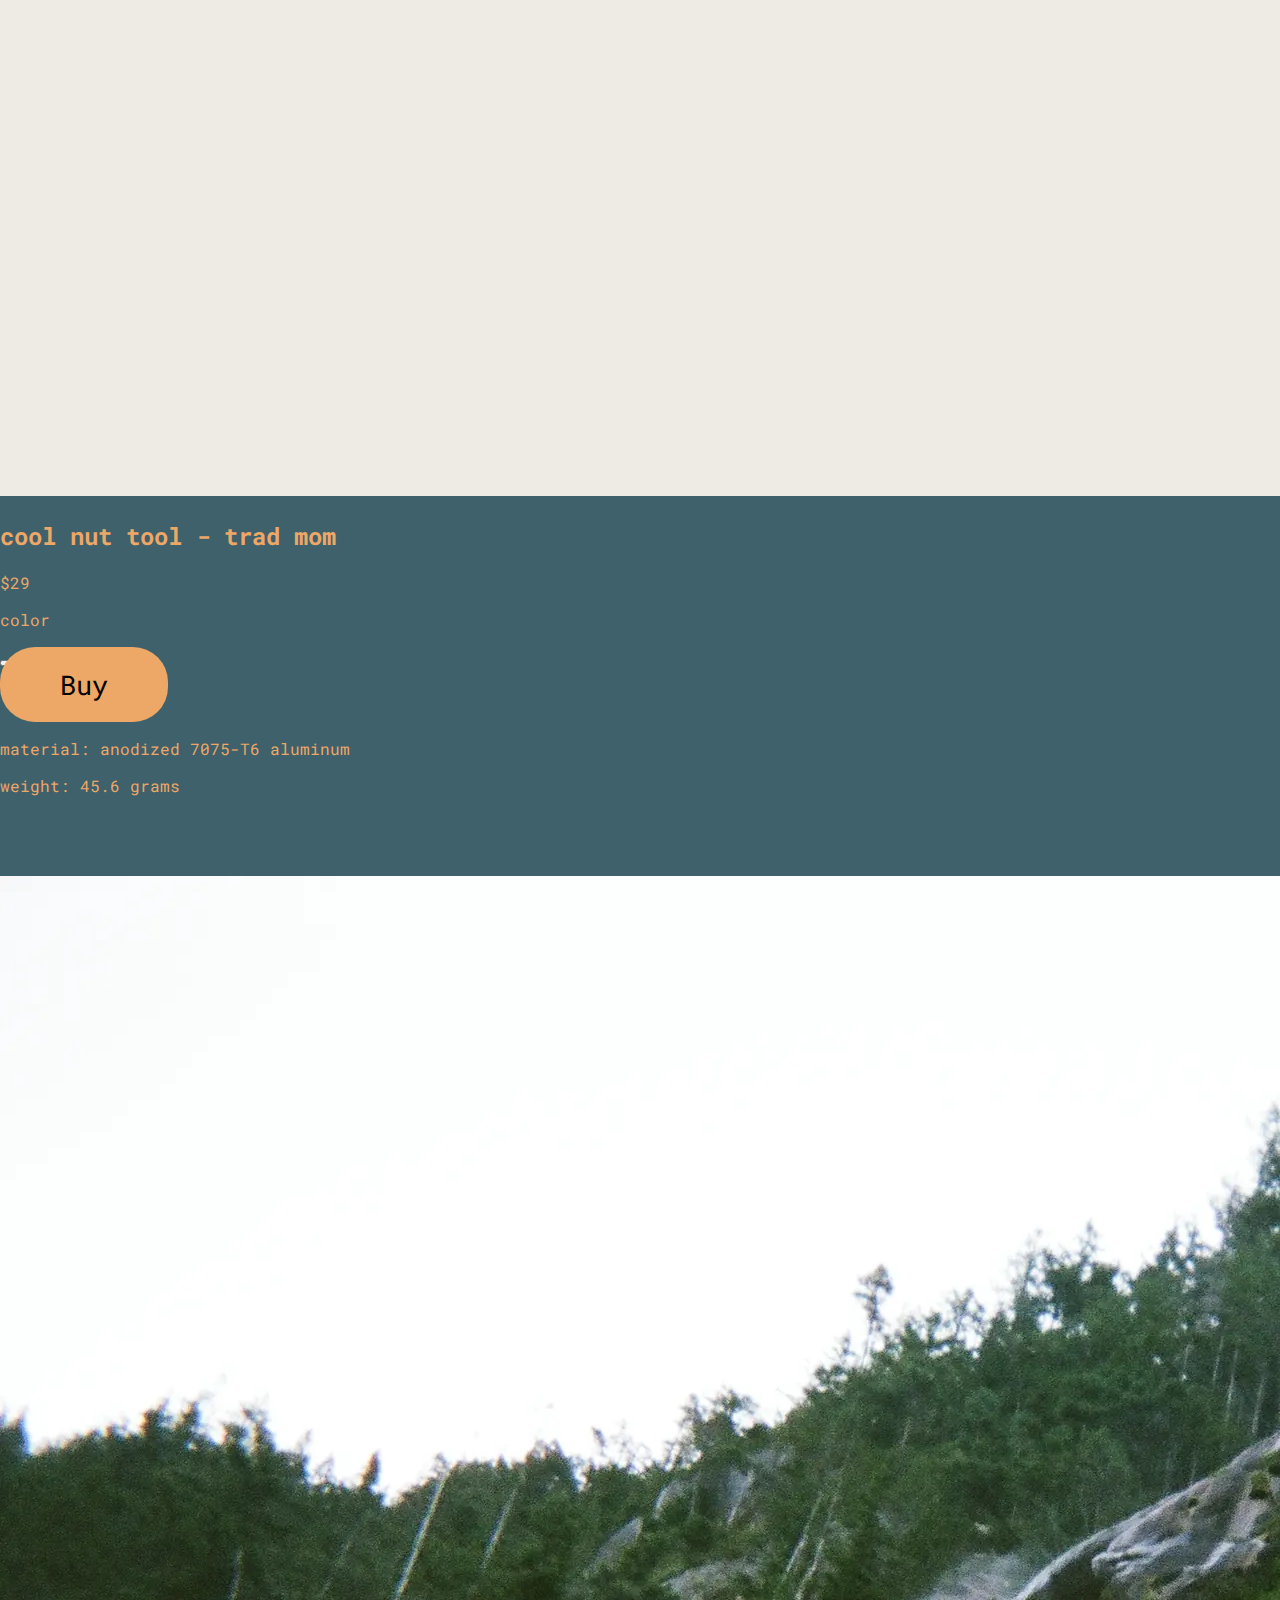
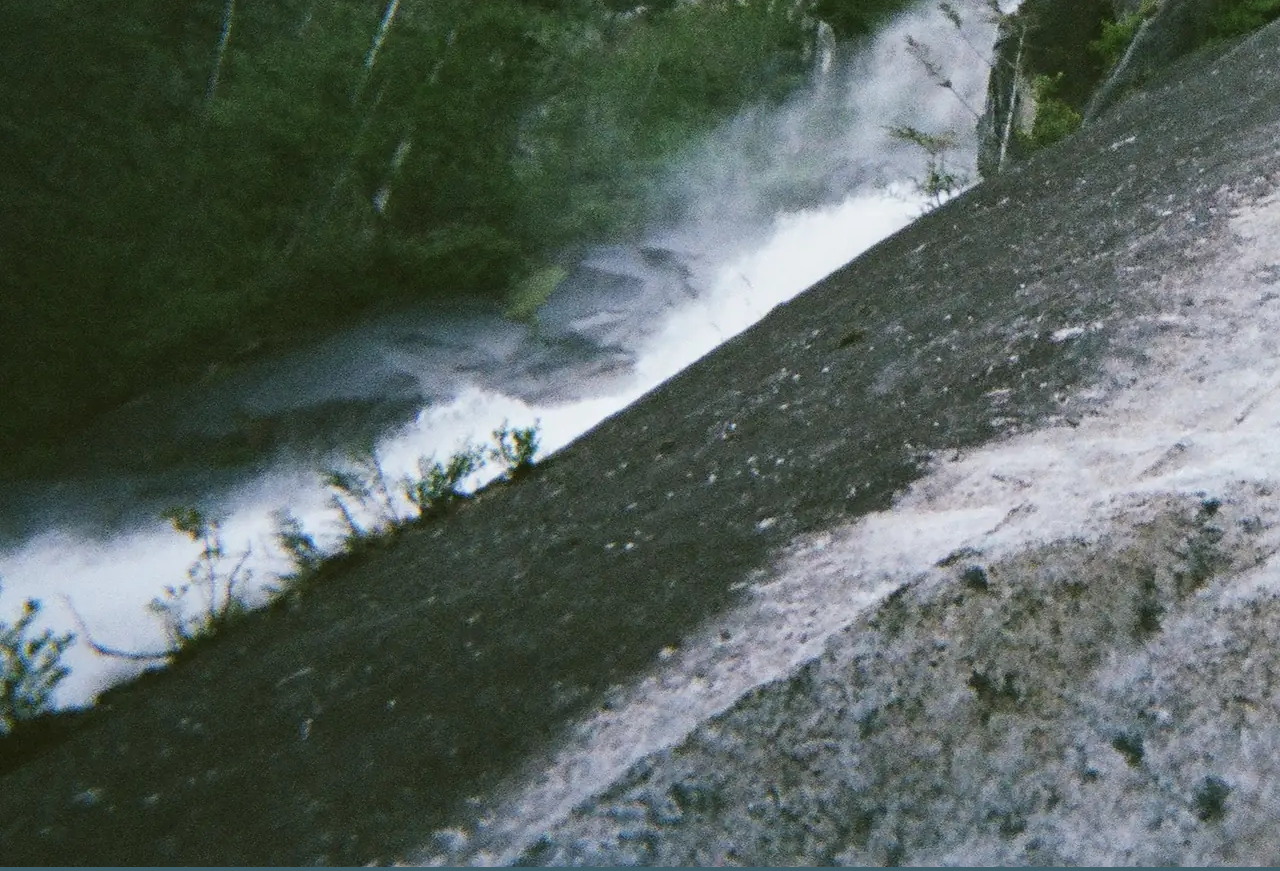
<file: pages/product_trad_mom.html>
<!DOCTYPE html>
<html lang="en">
<head>
    <!-- Google tag (gtag.js) -->
    <script async src="https://www.googletagmanager.com/gtag/js?id=G-TC07WEKM04"></script>
    <script>
        window.dataLayer = window.dataLayer || [];
        function gtag(){dataLayer.push(arguments);}
        gtag('js', new Date());

        gtag('config', 'G-TC07WEKM04');
    </script>
    <meta charset="UTF-8">
    <meta name="viewport" content="width=device-width, initial-scale=1.0">
    <title>Cool Nut Tool - Trad Mom</title>
    <link rel="stylesheet" href="../styles/main.css">
    <link href="https://fonts.googleapis.com/css2?family=Roboto+Mono:wght@200&display=swap" rel="stylesheet">
</head>
<body>
    <header>
        <div class="header-container">
            <div class="header-title">
                <a href="../index.html" class="header-title-link">
                    <h1>cool nut tool</h1>
                </a>
            </div>
            <div class="header-links">
                <ul>
                    <li><a class="header-link" href="../pages/shop.html">shop</a></li>
                    <li><a class="header-link" href="../pages/about.html">info</a></li>
                </ul>
            </div>
        </div>
    </header>
    <main class="no-margin">
        <div class="product-detail">
            <div class="product-detail-image">
                <img src="../image/product/trad_mom_p_edebe4.jpeg" alt="Trad Mom Nut Tool">
            </div>
            <div class="product-detail-info">
                <h2 class="product-detail-name">cool nut tool - trad mom</h2>
                <p class="product-detail-price">$29</p>
                <p class="swatch-label">color</p>
                <div class="swatches">
                    <button class="swatch is-selected" style="--swatch: #B13CAD" data-variant="p_edebe4" data-href="https://buy.stripe.com/14A4gAen94Yr4zJaHC3gk0a" aria-label="Purple"></button>
                    <button class="swatch" style="--swatch: #C5A44E" data-variant="g_edebe4" data-href="https://buy.stripe.com/28EbJ23Iv2Qj9U3dTO3gk09" aria-label="Gold"></button>
                </div>
                <a href="https://buy.stripe.com/14A4gAen94Yr4zJaHC3gk0a" class="shop-button product-buy-btn">Buy</a>
                <div class="product-detail-specs">
                    <p class="product-detail-spec">material: anodized 7075-T6 aluminum</p>
                    <p class="product-detail-spec">weight: 45.6 grams</p>
                </div>
            </div>
        </div>
        <div class="shop-banner" style="margin-top: 80px;">
            <img src="../image/img_web/457974_0009.webp" alt="">
        </div>
    </main>
    <footer></footer>

    <script>
    document.querySelectorAll('.swatch').forEach(btn => {
        btn.addEventListener('click', () => {
            const detail = btn.closest('.product-detail');
            const img = detail.querySelector('.product-detail-image img');
            const buyBtn = detail.querySelector('.product-buy-btn');
            const variant = btn.dataset.variant;
            img.src = img.src.replace(/_[pg]_[a-f0-9]+\.jpeg/, `_${variant}.jpeg`);
            buyBtn.href = btn.dataset.href;
            detail.querySelectorAll('.swatch').forEach(s => s.classList.remove('is-selected'));
            btn.classList.add('is-selected');
        });
    });
    </script>
</body>
</html>
</file>
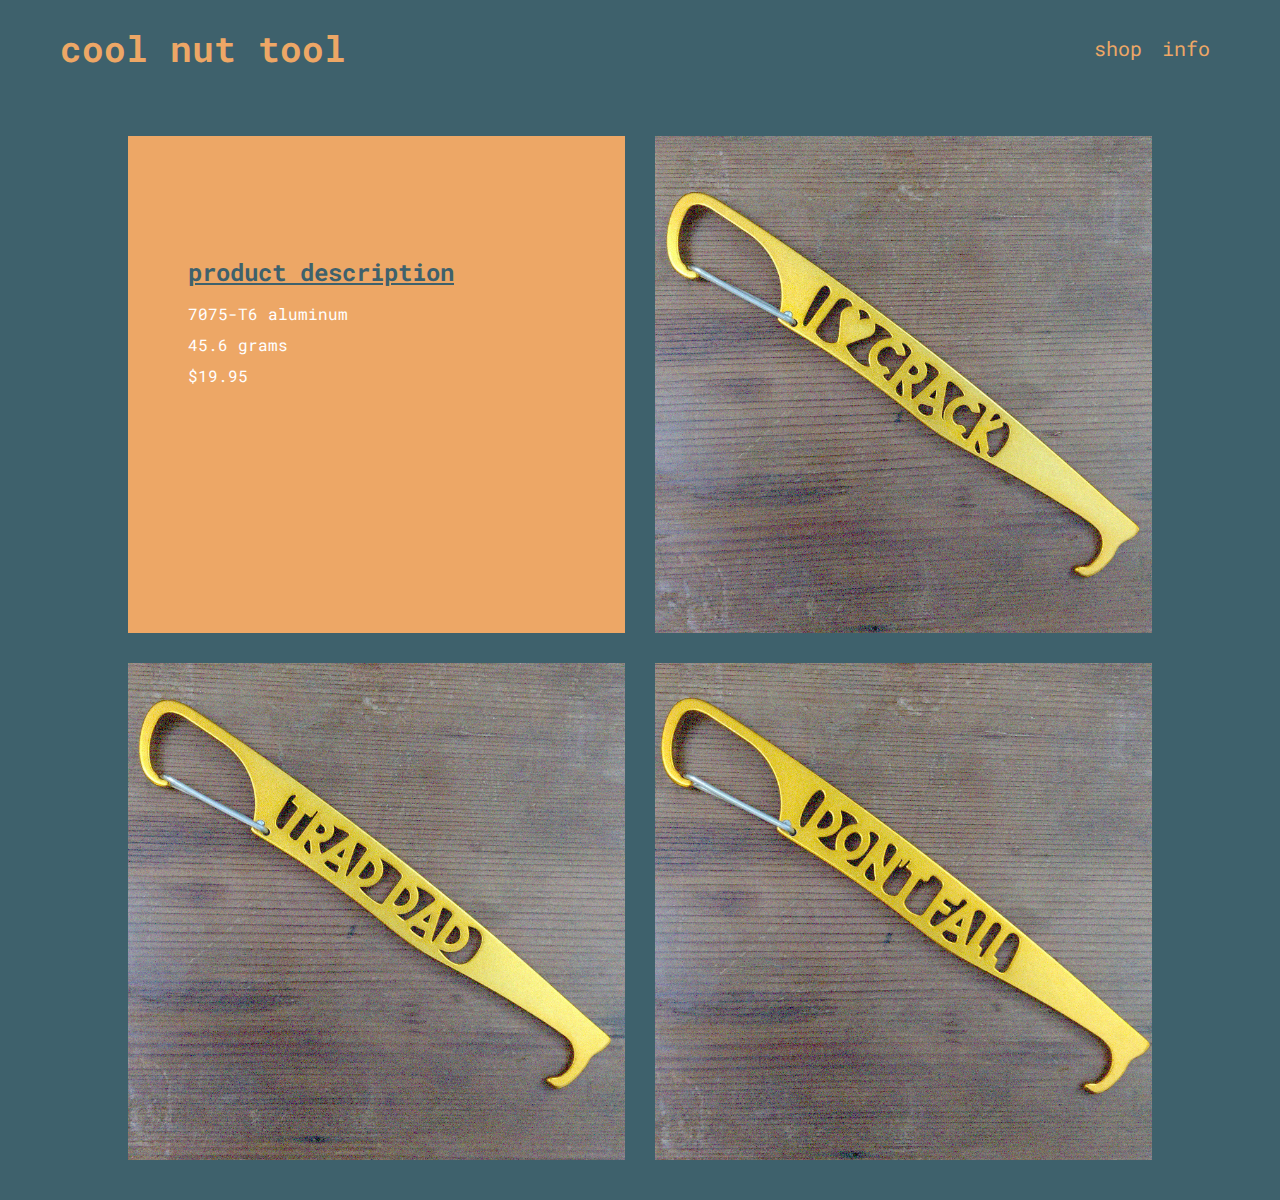
<file: pages/shop.html>
<!DOCTYPE html>
<html lang="en">
<head>
    <!-- Google tag (gtag.js) -->
    <script async src="https://www.googletagmanager.com/gtag/js?id=G-TC07WEKM04"></script>
    <script>
      window.dataLayer = window.dataLayer || [];
      function gtag(){dataLayer.push(arguments);}
      gtag('js', new Date());

      gtag('config', 'G-TC07WEKM04');
    </script>
    <meta charset="UTF-8">
    <meta name="viewport" content="width=device-width, initial-scale=1.0">
    <title>Cool Nut Tool - Shop</title>
    <link rel="stylesheet" href="../styles/main.css">
    <link href="https://fonts.googleapis.com/css2?family=Roboto+Mono:wght@200&display=swap" rel="stylesheet">
</head>
<body>
    <header>
        <div class="header-container">
            <div class="header-title">
                <a href="../index.html" class="header-title-link">
                    <h1>cool nut tool</h1>
                </a>
            </div>
            <div class="header-links">
                <ul>
                    <li><a class="header-link" href="../pages/shop.html">shop</a></li>
                    <li><a class="header-link" href="../pages/about.html">info</a></li>
                </ul>
            </div>
        </div>
    </header>
    <main class="no-margin">
        <div class="shop-grid">
            <div class="shop-tile text-tile">
                <div class="text-tile-content">
                    <h2 class="product-title">product description</h2>
                    <ul class="product-details">
                        <li>7075-T6 aluminum</li>
                        <li>45.6 grams</li>
                        <li>$19.95</li>
                    </ul>
                </div>
            </div>
            <a href="https://buy.stripe.com/00g9Cv8T5gGKapqbIN" class="shop-tile image-tile">
                <img src="../image/grainycrack.png" alt="Product 1">
                <div class="hover-text">buy I love crack<br>nut tool</div>
            </a>
            <a href="https://buy.stripe.com/dR69Cv7P1duy412aEL" class="shop-tile image-tile">
                <img src="../image/grainytraddad.png" alt="Product 2">
                <div class="hover-text">buy trad dad<br>nut tool</div>
            </a>
            <a href="https://buy.stripe.com/aEUbKDfhtbmqbtu28e" class="shop-tile image-tile">
                <img src="../image/grainydontfall.png" alt="Product 3">
                <div class="hover-text">buy don't fall<br>nut tool</div>
            </a>
        </div>
    </main>
</body>
</html>
</file>
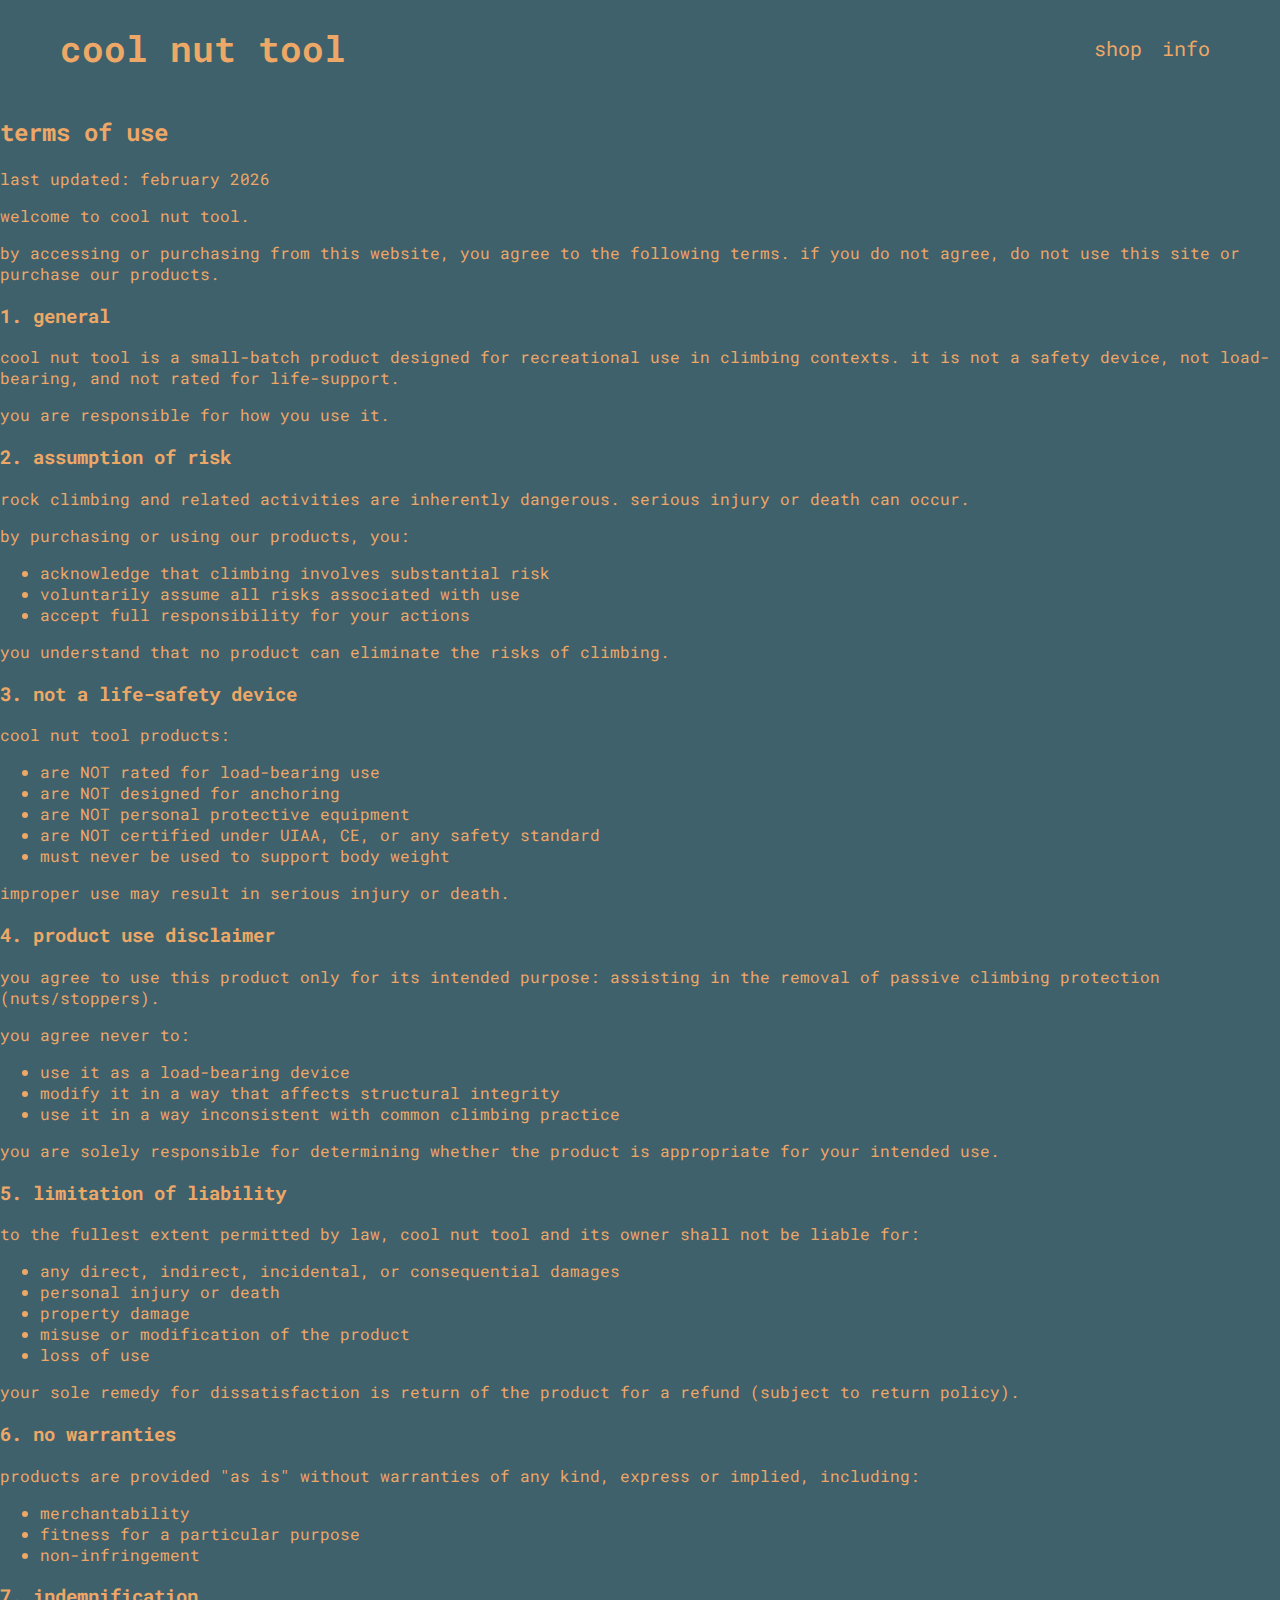
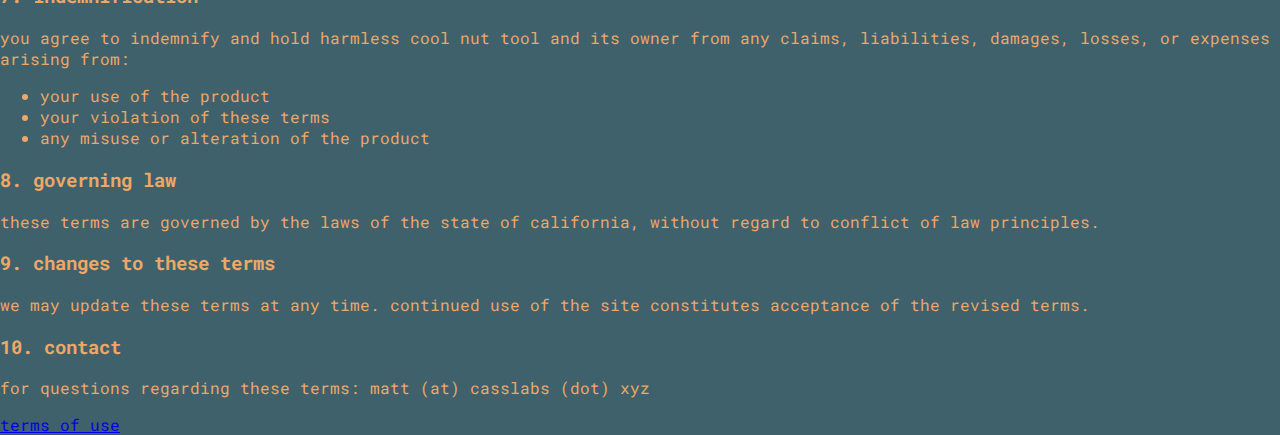
<file: pages/terms.html>
<!DOCTYPE html>
<html lang="en">
<head>
    <!-- Google tag (gtag.js) -->
    <script async src="https://www.googletagmanager.com/gtag/js?id=G-TC07WEKM04"></script>
    <script>
        window.dataLayer = window.dataLayer || [];
        function gtag(){dataLayer.push(arguments);}
        gtag('js', new Date());

        gtag('config', 'G-TC07WEKM04');
    </script>
    <meta charset="UTF-8">
    <meta name="viewport" content="width=device-width, initial-scale=1.0">
    <title>Cool Nut Tool - Terms of Use</title>
    <link rel="stylesheet" href="../styles/main.css">
    <link href="https://fonts.googleapis.com/css2?family=Roboto+Mono:wght@200&display=swap" rel="stylesheet">
</head>
<body>
    <header>
        <div class="header-container">
            <div class="header-title">
                <a href="../index.html" class="header-title-link">
                    <h1>cool nut tool</h1>
                </a>
            </div>
            <div class="header-links">
                <ul>
                    <li><a class="header-link" href="../pages/shop.html">shop</a></li>
                    <li><a class="header-link" href="../pages/about.html">info</a></li>
                </ul>
            </div>
        </div>
    </header>
    <main class="no-margin">
        <div class="terms-container">
            <h2 class="terms-title">terms of use</h2>
            <p class="terms-updated">last updated: february 2026</p>

            <p class="terms-text">welcome to cool nut tool.</p>
            <p class="terms-text">by accessing or purchasing from this website, you agree to the following terms. if you do not agree, do not use this site or purchase our products.</p>

            <h3 class="terms-heading">1. general</h3>
            <p class="terms-text">cool nut tool is a small-batch product designed for recreational use in climbing contexts. it is not a safety device, not load-bearing, and not rated for life-support.</p>
            <p class="terms-text">you are responsible for how you use it.</p>

            <h3 class="terms-heading">2. assumption of risk</h3>
            <p class="terms-text">rock climbing and related activities are inherently dangerous. serious injury or death can occur.</p>
            <p class="terms-text">by purchasing or using our products, you:</p>
            <ul class="terms-list">
                <li>acknowledge that climbing involves substantial risk</li>
                <li>voluntarily assume all risks associated with use</li>
                <li>accept full responsibility for your actions</li>
            </ul>
            <p class="terms-text">you understand that no product can eliminate the risks of climbing.</p>

            <h3 class="terms-heading">3. not a life-safety device</h3>
            <p class="terms-text">cool nut tool products:</p>
            <ul class="terms-list">
                <li>are NOT rated for load-bearing use</li>
                <li>are NOT designed for anchoring</li>
                <li>are NOT personal protective equipment</li>
                <li>are NOT certified under UIAA, CE, or any safety standard</li>
                <li>must never be used to support body weight</li>
            </ul>
            <p class="terms-text">improper use may result in serious injury or death.</p>

            <h3 class="terms-heading">4. product use disclaimer</h3>
            <p class="terms-text">you agree to use this product only for its intended purpose: assisting in the removal of passive climbing protection (nuts/stoppers).</p>
            <p class="terms-text">you agree never to:</p>
            <ul class="terms-list">
                <li>use it as a load-bearing device</li>
                <li>modify it in a way that affects structural integrity</li>
                <li>use it in a way inconsistent with common climbing practice</li>
            </ul>
            <p class="terms-text">you are solely responsible for determining whether the product is appropriate for your intended use.</p>

            <h3 class="terms-heading">5. limitation of liability</h3>
            <p class="terms-text">to the fullest extent permitted by law, cool nut tool and its owner shall not be liable for:</p>
            <ul class="terms-list">
                <li>any direct, indirect, incidental, or consequential damages</li>
                <li>personal injury or death</li>
                <li>property damage</li>
                <li>misuse or modification of the product</li>
                <li>loss of use</li>
            </ul>
            <p class="terms-text">your sole remedy for dissatisfaction is return of the product for a refund (subject to return policy).</p>

            <h3 class="terms-heading">6. no warranties</h3>
            <p class="terms-text">products are provided "as is" without warranties of any kind, express or implied, including:</p>
            <ul class="terms-list">
                <li>merchantability</li>
                <li>fitness for a particular purpose</li>
                <li>non-infringement</li>
            </ul>

            <h3 class="terms-heading">7. indemnification</h3>
            <p class="terms-text">you agree to indemnify and hold harmless cool nut tool and its owner from any claims, liabilities, damages, losses, or expenses arising from:</p>
            <ul class="terms-list">
                <li>your use of the product</li>
                <li>your violation of these terms</li>
                <li>any misuse or alteration of the product</li>
            </ul>

            <h3 class="terms-heading">8. governing law</h3>
            <p class="terms-text">these terms are governed by the laws of the state of california, without regard to conflict of law principles.</p>

            <h3 class="terms-heading">9. changes to these terms</h3>
            <p class="terms-text">we may update these terms at any time. continued use of the site constitutes acceptance of the revised terms.</p>

            <h3 class="terms-heading">10. contact</h3>
            <p class="terms-text">for questions regarding these terms: matt (at) casslabs (dot) xyz</p>
        </div>
    </main>
    <footer>
        <a href="terms.html" class="footer-link">terms of use</a>
    </footer>
</body>
</html>
</file>
<file: styles/main.css>
@import url('https://fonts.googleapis.com/css2?family=Roboto+Mono:wght@200&display=swap');

@media screen and (max-width: 768px) {
  .header-container {
    flex-direction: column;
    align-items: center;
    padding: 10px;
  }

  .header-title {
    margin-bottom: 10px;
    text-align: center;
    width: 100%;
  }

  .header-links ul {
    flex-direction: row;
    justify-content: center;
    align-items: center;
  }

  .header-links li {
    margin-right: 10px;
    margin-bottom: 0;
  }

  .header-links li:last-child {
    margin-right: 0;
  }
}

html {
  font-family: 'Roboto Mono';
  color: #eda766ff; /* Text color */
  background-color: #3e616cff; /* Background color */
}

header {
  background-color: #3e616cff;
  /* border-bottom: 2px solid #ddd; */
  padding-left: 10px;
  padding-bottom: 0px;
  padding-top: 0px;
}

body {
  margin: 0;
}

.header-container {
  display: flex;
  justify-content: flex-start; /* Align items to the left */
  align-items: center; /* Keep items vertically centered */
  padding-left: 20px; /* Add padding to move the title slightly away from the edge */
}

.header-title {
  flex-grow: 0; /* Do not take up extra space */
  display: block; /* No flexbox centering needed */
  margin-right: auto; /* Ensure it sticks to the left */
  font-size: 18px;

}


.header-links {
  margin-left: 0;                  /* Remove margin left if needed */
}

.header-links ul {
  list-style: none;                /* Remove list bullets */
  display: flex;                   /* Use flexbox for horizontal layout */
  padding: 0;                      /* Remove default padding */
  margin: 0;                       /* Remove default margin */
}

.header-links li {
  margin-right: 20px;              /* Add space between links */
}

.header-link {
  font-size: 20px;                 /* Set font size for links */
  text-decoration: none;           /* Remove underline from links */
  color: #eda766ff;                    /* Set link color */
  transition: color 0.3s;          /* Optional: Smooth color transition on hover */
}

.header-link:hover {
  color: rgb(239, 137, 41);                /* Change color on hover */
}

.main-content {
  display: flex;
  flex-direction: column;
  align-items: center;
  padding-top: 50px;
  margin-top: 100px;
  width: 100%;
}

main {
  margin-bottom: 60px;
}

.no-margin {
  margin-bottom: 0;
}

/* Updated content container with more space around */
.content-container {
  display: flex;
  flex-direction: row; /* Row layout for text on the left and image on the right */
  justify-content: flex-start; /* Align content to the start (left) */
  align-items: center; /* Vertically center both items */
  padding: 0 45px 0 100px; /* Further reduce right padding */
  overflow-x: hidden;
  position: relative;
}

.text-and-button {
  display: flex;
  flex-direction: column; /* Stack the text and button vertically */
  align-items: flex-start; /* Align the text and button to the left */
  margin-right: 30px; /* Add space between the text/button and the image */
  width: 50%; /* Limit the text to 50% of the screen width */
}

.main-text {
  text-align: left; /* Align text to the left */
  color: #dbdeeaff; /* Adjust text color */
  font-size: 30px; /* Adjust font size */
  line-height: 1.2; /* Space between lines */
  margin-bottom: 20px; /* Space between text and the button */
}

/* Make the image smaller */
.centered-image {
  width: 50%; /* Adjust width to make the image smaller */
  height: auto; /* Maintain aspect ratio */
  margin-left: auto; /* Keep the image on the right */
  margin: 60px 0 0 auto; /* Add top margin to move the image lower */
}

/* Media query for mobile devices */
@media (max-width: 768px) {
  .content-container {
    flex-direction: column; /* Stack elements vertically on mobile */
    padding: 0 20px; /* Adjust padding for mobile */
  }

  .text-and-button {
    width: 100%; /* Full width on mobile */
    margin-right: 0; /* Remove right margin */
    margin-bottom: 30px; /* Add space between text/button and image */
    align-items: center; /* Center align text and button on mobile */
  }

  .main-text {
    text-align: center; /* Center text on mobile */
    font-size: 24px; /* Slightly smaller font size for mobile */
  }

  .centered-image {
    width: 100%; /* Full width image on mobile */
    margin: 0; /* Remove margins */
  }
}

.shop-button {
  display: inline-block;
  background-color: #eda766ff; /* Button background color */
  color: black; /* Button text color */
  padding: 20px 60px; /* Increase padding for a larger button */
  border-radius: 35px; /* Adjust for more rounded corners if desired */
  text-align: center;
  text-decoration: none; /* No underline */
  font-size: 27px; /* Increase text size */
  margin-top: -20px; /* Space above the button */
  cursor: pointer; /* Add a pointer cursor for better UX */
}

.shop-button:hover {
  background-color: rgb(239, 137, 41); /* New background color on hover */
  color: black; /* Keep the text color unchanged */
}

/* Ensure header is unaffected by these changes */
.header-container {
  display: flex;
  justify-content: space-between;
  align-items: center;
  padding: 0 50px; /* Add padding to sides for consistency */
}


/* More existing styles here */

/* Media queries */
/* For screens smaller than 600px */
@media (max-width: 600px) {
  /* Responsive adjustments */
}

/* Sub Page Formatting */
.subPage {
  color: #eda766ff; /* Text color */
}

/* Additional styles */

.header-title-link {
    text-decoration: none;
    color: #eda766ff;
    transition: color 0.3s;
}

.header-title-link:hover {
    color: rgb(239, 137, 41);
}

/* Shop Grid Styles */
.shop-grid {
    display: grid;
    grid-template-columns: repeat(2, 1fr);
    gap: 30px;
    width: 80%;
    margin: 40px auto;
}

.shop-tile {
    aspect-ratio: 1 / 1;
    background-color: #eda766ff;
    display: flex;
    justify-content: center;
    align-items: center;
    overflow: hidden;
}

.text-tile {
    text-align: left;
    padding: 20px;
    display: flex;
    flex-direction: column;
    justify-content: flex-start;
    align-items: flex-start;
    position: relative; /* Add this */
}

.text-tile-content {
    position: absolute;
    top: 100px;
    left: 60px;
    right: 30px;
}

.product-title {
    color: #3e616cff; /* Blue color */
    text-decoration: underline;
    margin-bottom: 15px;
    display: block;
    text-align: left; /* Change from center to left */
}

.product-details {
    color: white;
    list-style-type: none;
    padding: 0;
    margin-top: 15px;
    width: 100%; /* Ensure the list takes full width of the tile */
}

.product-details li {
    margin-bottom: 10px;
    text-align: left; /* Change from center to left */
}

.image-tile {
    position: relative;
    overflow: hidden;
    text-decoration: none; /* Add this line */
    color: inherit; /* Add this line */
    display: block; /* Add this line */
}

.image-tile img {
    width: 100%;
    height: 100%;
    object-fit: cover;
    transition: filter 0.3s ease;
}

.hover-text {
    position: absolute;
    top: 50%;
    left: 50%;
    transform: translate(-50%, -50%);
    color: white;
    font-size: 24px;
    text-align: center;
    opacity: 0;
    transition: opacity 0.3s ease;
    pointer-events: none;
}

.image-tile:hover img {
    filter: brightness(70%);
}

.image-tile:hover .hover-text {
    opacity: 1;
}

/* Responsive adjustments */
@media (max-width: 768px) {
    .shop-grid {
        width: 90%;
        grid-template-columns: 1fr;
    }
}

/* About Page Styles */
.about-container {
    display: flex;
    justify-content: space-between;
    align-items: flex-start;
    width: 80%; /* Match the width of shop-grid */
    margin: 40px auto; /* Center the container and add vertical margin */
    padding: 0; /* Remove padding */
}

.about-title {
    color: #eda766ff; /* Blue color */
    text-decoration: underline;
    margin-bottom: 15px;
    display: block;
    text-align: left; /* Change from center to left */
}

.about-text {
    width: 48%; /* Adjust width to allow for some space between text and image */
    padding-right: 2%; /* Add a small padding between text and image */
}

.about-image {
    width: 48%; /* Match the text width */
}

.about-image img {
    width: 100%;
    height: auto;
    object-fit: cover;
}

/* Responsive adjustments for about page */
@media (max-width: 768px) {
    .about-container {
        width: 90%; /* Match the mobile width of shop-grid */
        flex-direction: column;
        margin: 20px auto; /* Adjust margin for mobile */
    }

    .about-text, .about-image {
        width: 100%;
        padding-right: 0;
    }

    .about-text {
        order: 1;
        margin-bottom: 20px;
    }

    .about-image {
        order: 2;
    }
}
</file>
